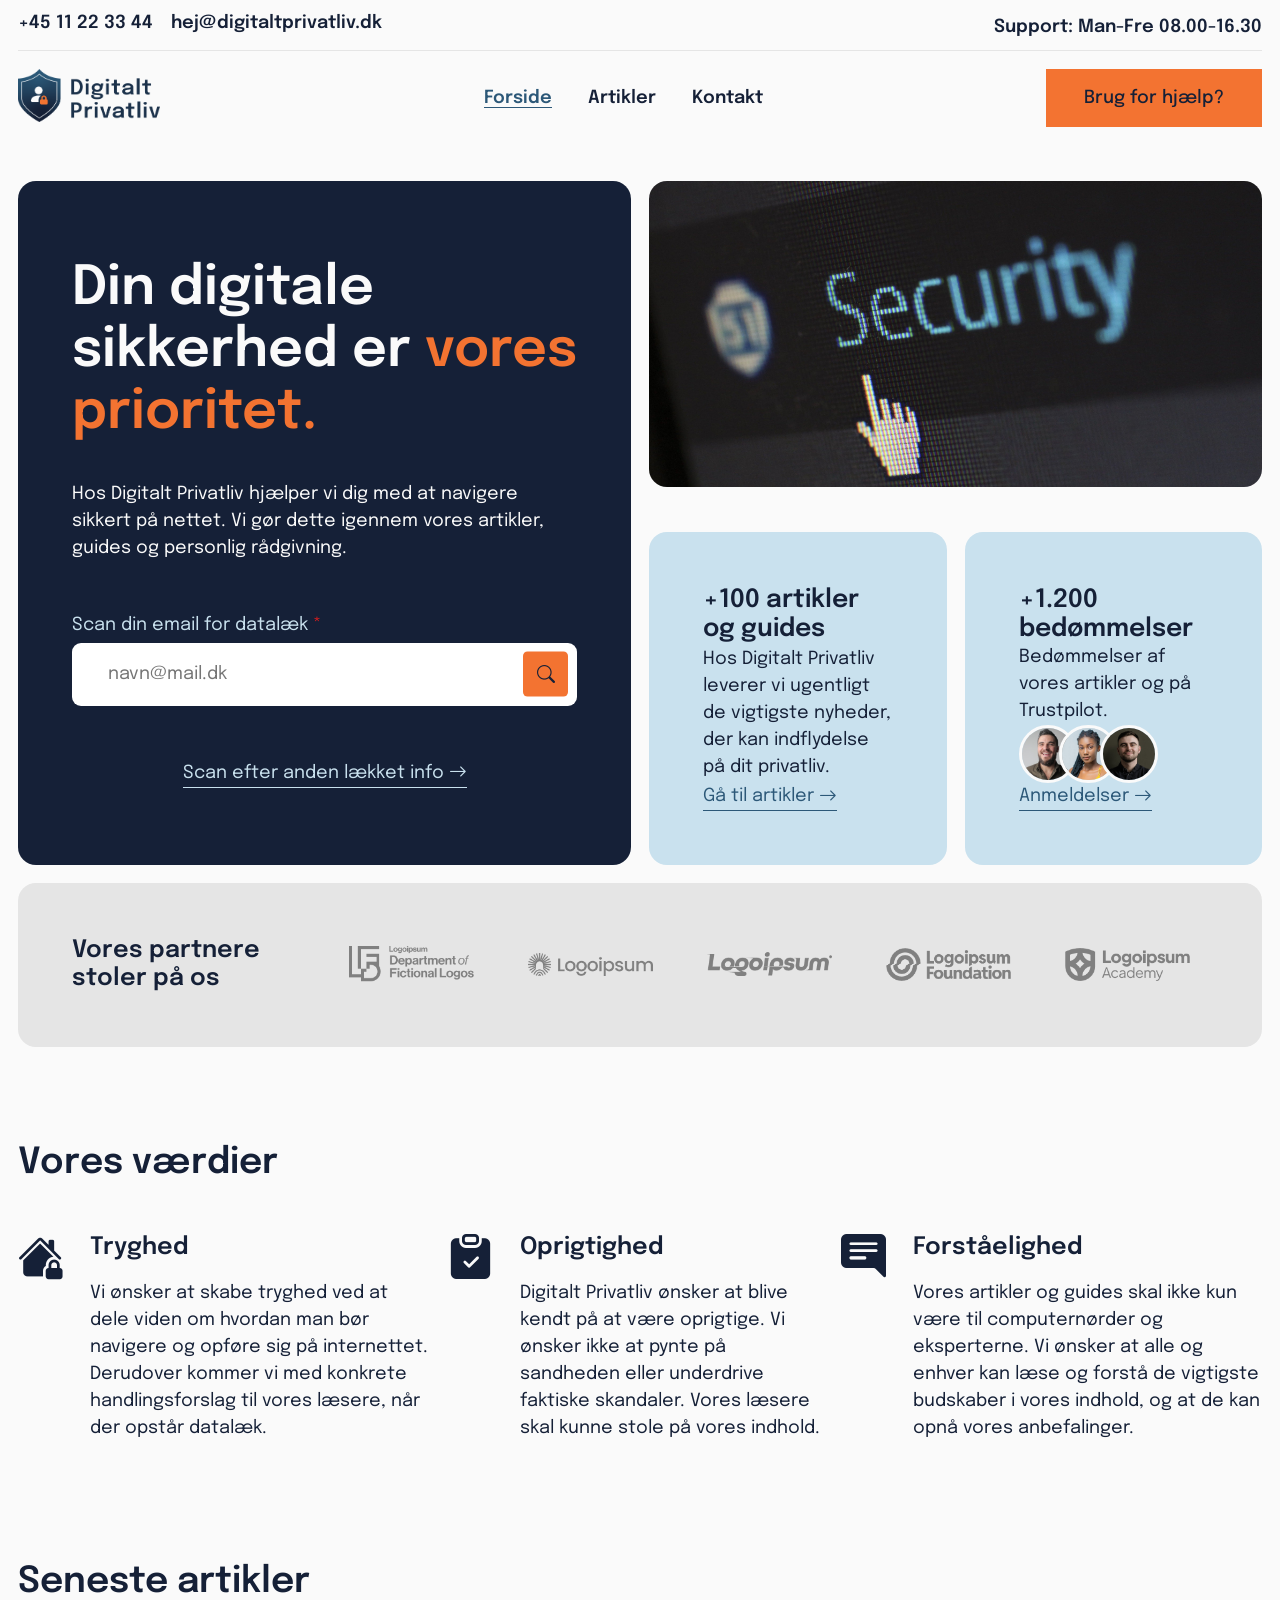
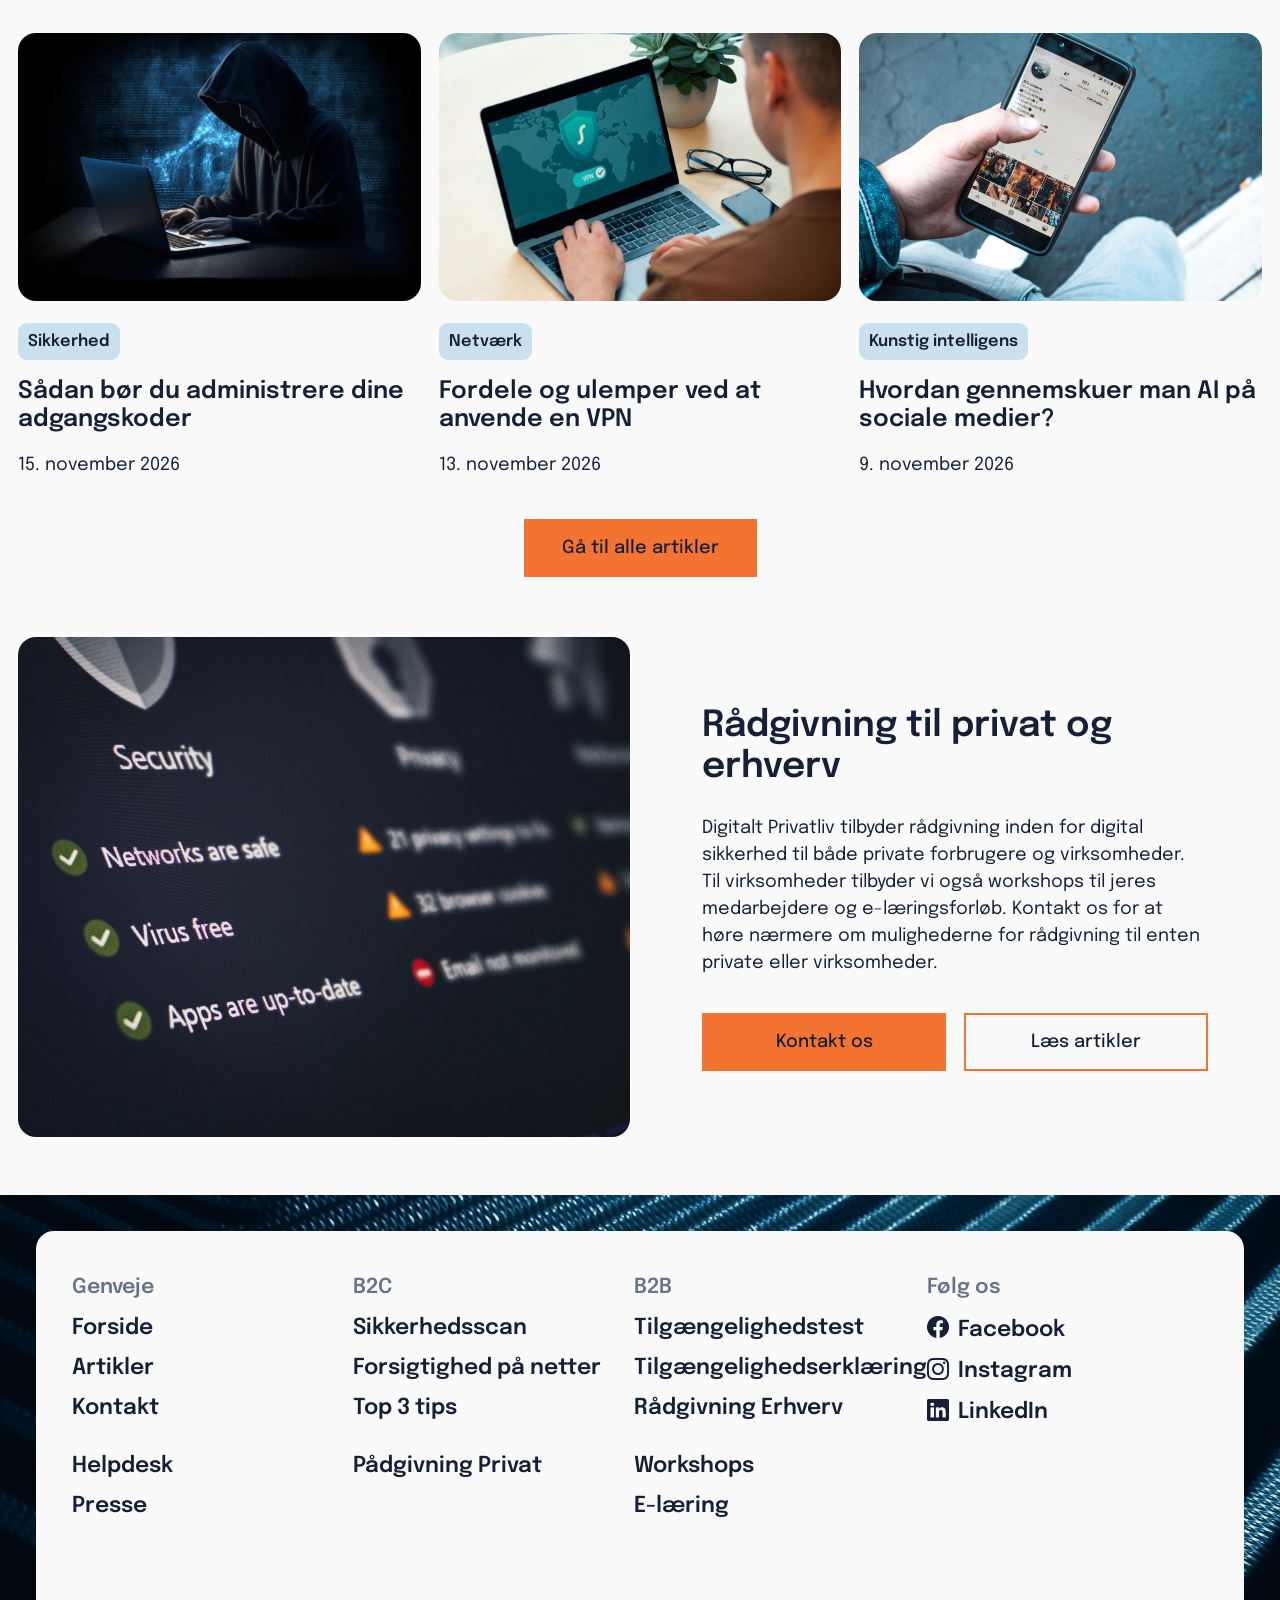
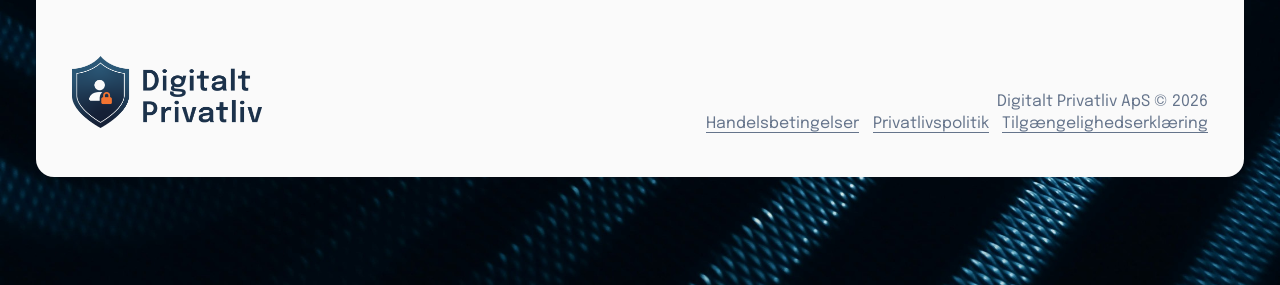
<file: index.html>
<!DOCTYPE html>
<html lang="da">

<head>
    <meta charset="UTF-8">
    <meta name="viewport" content="width=device-width, initial-scale=1.0">
    <title>Forside | Digitalt Privatliv</title>
    <link rel="icon" href="/img/favicon.jpg" type="image/jpg">
    <link rel="stylesheet" href="/css/style.css">
    <link rel="stylesheet" href="https://cdn.jsdelivr.net/npm/bootstrap-icons@1.13.2/font/bootstrap-icons.min.css">
    <script src="/js/script.js" defer></script> <!-- Defer sørger for filen indlæses først efter HTML'en -->
</head>

<body>
    <!--Skip to hovedindhold-->
    <a href="#hovedindhold" class="skip-to-main-content-link">Gå til hovedindhold </a>

    <header>
        <div class="preheader">
            <div class="container">
                <a href="tel:+4511223344">+45 11 22 33 44</a>
                <a href="mailto:hej@digitaltprivatliv.dk">hej@digitaltprivatliv.dk</a>
                <p>Support: Man-Fre 08.00-16.30</p>
            </div>
        </div>
        <nav>
            <div class="container">
                <a class="logo" href="/index.html">
                    <img src="/img/digitalt-privatliv-logo-dark-3.png" alt="Digitalt Privatliv Logo">
                </a>

                <!-- Bars -->
                <button id="hamburger" aria-expanded="false" aria-controls="menu" aria-label="open navigation">
                    <!-- aria-expanden fortæller skærmoplæseren at menuen er lukket-->
                    <!--aria-label giver skærmlæseren en besked om hvad knappen gør-->
                    <!--button gør menuen trykbar så den kan åbnes via tastatur-->
                    <!--aria-controls fortæller skærmoplæseren at menuen er styret af knappen-->
                    <i class="bi bi-list"></i>
                </button>

                <ul id="menu">
                    <li class="nav-link active"><a href="/index.html">Forside</a></li>
                    <li class="nav-link"><a href="/artikler/index.html">Artikler</a></li>
                    <li class="nav-link"><a href="/kontakt.html">Kontakt</a></li>

                     
                </ul>

                <a class="cta-knap mellem-knap" href="#">Brug for hjælp?</a>
            </div>
        </nav>
    </header>

    <!-- Hovedindhold -->
    <main id="hovedindhold">
        <section class="hero bento-grid">
            <div class="container">
                <div class="bento-box stor">
                    <h1>Din digitale sikkerhed er <span class="inline-orange-text">vores prioritet.</span></h1>
                    <p>Hos Digitalt Privatliv hjælper vi dig med at navigere sikkert på nettet. Vi gør dette igennem vores artikler, guides og personlig rådgivning.</p>
                    <form>
                        <label for="scan-email">Scan din email for datalæk <span class="asterisk">*</span></label>
                        <div class="input-button-wrapper">
                            <input type="email" name="scan-email" id="scan-email" required placeholder="navn@mail.dk" autocomplete="email">
                            <button type="submit" aria-label="Start scan"><i class="bi bi-search"></i></button>
                        </div>
                    </form>
                    <a href="#" class="text-cta">Scan efter anden lækket info <i class="bi bi-arrow-right"></i></a>
                </div>
                <img class="bento-box mellem" src="/img/hero-bento-grid.jpg" alt=""> <!-- Dette billede er udelukkende dekorativt. Derfor er det et aktivt valg at der ingen alternativ tekst er. Det kan desuden argumenteres for ikke at være et vigtigt billede, da det skjules under 1200px -->
                <div class="bento-box lille">
                    <h2>+100 artikler og guides</h2>
                    <p>Hos Digitalt Privatliv leverer vi ugentligt de vigtigste nyheder, der kan indflydelse på dit privatliv.</p>
                    <a href="/artikler/index.html" class="text-cta">Gå til artikler <i class="bi bi-arrow-right"></i></a>
                </div>
                <div class="bento-box lille">
                    <h2>+1.200 bedømmelser</h2>
                    <p>Bedømmelser af vores artikler og på Trustpilot.</p>
                    <div class="avatars">
                        <img src="/img/avatar-1.jpeg" alt="Profilbillede af anmelder 1" class="avatar">
                        <img src="/img/avatar-2.jpeg" alt="Profilbillede af anmelder 2" class="avatar">
                        <img src="/img/avatar-3.jpeg" alt="Profilbillede af anmelder 3" class="avatar">
                    </div>
                    <a href="#" class="text-cta" aria-label="Gå til anmeldelser">Anmeldelser <i class="bi bi-arrow-right"></i></a>
                </div>
                <div class="bento-box bred partner-logoer">
                    <h2>Vores partnere stoler på os</h2>
                    <img src="/img/partner-logoer/logoipsum-1.png" alt="Partner 1 Logo">
                    <img src="/img/partner-logoer/logoipsum-2.png" alt="Partner 2 Logo">
                    <img src="/img/partner-logoer/logoipsum-3.png" alt="Partner 3 Logo">
                    <img src="/img/partner-logoer/logoipsum-4.png" alt="Partner 4 Logo">
                    <img src="/img/partner-logoer/logoipsum-5.png" alt="Partner 5 Logo">
                </div>
            </div>
        </section>
        <section class="vaerdier container">
            <h2>Vores værdier</h2>
            <div class="vaerdi-article-cards">
                <article class="vaerdi-card">
                    <i class="bi bi-house-lock-fill"></i> <!-- Har ingen aria-label da ikonet er udelukkende dekorativt og sectionen har en titel der giver mening -->
                    <div class="text">
                        <h3>Tryghed</h3>
                        <p>Vi ønsker at skabe tryghed ved at dele viden om hvordan man bør navigere og opføre sig på internettet. Derudover kommer vi med konkrete handlingsforslag til vores læsere, når der opstår datalæk.</p>
                    </div>
                </article>
                <article class="vaerdi-card">
                    <i class="bi bi-clipboard-check-fill"></i> <!-- Har ingen aria-label --//-- -->
                    <div class="text">
                        <h3>Oprigtighed</h3>
                        <p>Digitalt Privatliv ønsker at blive kendt på at være oprigtige. Vi ønsker ikke at pynte på sandheden eller underdrive faktiske skandaler. Vores læsere skal kunne stole på vores indhold.</p>
                    </div>
                </article>
                <article class="vaerdi-card">
                    <i class="bi bi-chat-right-text-fill"></i> <!-- Har ingen aria-label --//-- -->
                    <div class="text">
                        <h3>Forståelighed</h3>
                        <p>Vores artikler og guides skal ikke kun være til computernørder og eksperterne. Vi ønsker at alle og enhver kan læse og forstå de vigtigste budskaber i vores indhold, og at de kan opnå vores anbefalinger.</p>
                    </div>
                </article>
            </div>
        </section>

        <section class="artikler container">
            <div class="artikler-titler">
                <h2 class="title">Seneste artikler</h2>
            </div>
            <!--Skip artikler cards-->
            <a href="#skip-artikler" class="skip-to-main-content-link artikler">Skip seneste artikler cards </a>
            
            <div class="artikler-article-cards">
                <article>
                    <a href="/artikler/din-identitet-og-data-kan-vaere-laekket-i-nyt-cyberangreb.html"> <!-- TODO: Skal dette link gemmes fra skærmlæser??? -->
                        <img src="/img/artikler/artikel-1.jpg" alt="Hængelås på computer">
                    </a>
                    <a class="kategori" href="#">Sikkerhed</a>
                    <h3><a href="/artikler/din-identitet-og-data-kan-vaere-laekket-i-nyt-cyberangreb.html">Sådan bør du administrere
                            dine adgangskoder</a></h3>
                    <p>15. november 2026</p>
                </article>
                <article>
                    <a href="#">
                        <img src="/img/artikler/artikel-2.jpg" alt="VPN på computerskærm">
                    </a>
                    <a class="kategori" href="#">Netværk</a>
                    <h3><a href="#">Fordele og ulemper ved at anvende en VPN</a></h3>
                    <p>13. november 2026</p>
                </article>
                <article>
                    <a href="#">
                        <img src="/img/artikler/artikel-3.jpg" alt="Instagram appen på telefonskærm">
                    </a>    
                    <a class="kategori" href="#">Kunstig intelligens</a>
                    <h3><a href="#">Hvordan gennemskuer man AI på sociale medier?</a></h3>
                    <p>9. november 2026</p>
                </article>
            </div>

            <a id="skip-artikler" class="cta-knap mellem-knap" href="/artikler/index.html">Gå til alle artikler</a>

        </section>

        <section class="info container">
            <div class="info-text-container">
                <h2>Rådgivning til privat og erhverv</h2>
                <p>Digitalt Privatliv tilbyder rådgivning inden for digital sikkerhed til både private forbrugere og virksomheder. Til virksomheder tilbyder vi også workshops til jeres medarbejdere og e-læringsforløb. Kontakt os for at høre nærmere om mulighederne for rådgivning til enten private eller virksomheder.</p>
                <div class="cta-knap-container">
                    <a href="/kontakt.html" class="cta-knap mellem-knap">Kontakt os</a>
                    <a href="/artikler/index.html" class="cta-knap mellem-knap outline">Læs artikler</a>
                </div>
            </div>

            <div class="info-image">
                <img src="/img/info-billede.jpg" alt="Tjekliste i virusprogram på computerskærm">
            </div>

        </section>

    </main>
    <footer>
        <div class="footer-container container">
            <section>
                <h3>Genveje</h3>
                <ul>
                    <li class="nav-link"><a href="/index.html">Forside</a></li>
                    <li class="nav-link"><a href="/artikler/index.html">Artikler</a></li>
                    <li class="nav-link extra-bottom-margin"><a href="/kontakt.html">Kontakt</a></li>

                    <li class="nav-link"><a href="#">Helpdesk</a></li>
                    <li class="nav-link"><a href="#">Presse</a></li>
                </ul>
            </section>

            <section>
                <h3>B2C</h3>
                <ul>
                    <li class="nav-link"><a href="#">Sikkerhedsscan</a></li>
                    <li class="nav-link"><a href="#">Forsigtighed på netter</a></li>
                    <li class="nav-link extra-bottom-margin"><a href="#">Top 3 tips</a></li>

                    <li class="nav-link"><a href="#">Pådgivning Privat</a></li>
                </ul>
            </section>

            <section>
                <h3>B2B</h3>
                <ul>
                    <li class="nav-link"><a href="#">Tilgængelighedstest</a></li>
                    <li class="nav-link"><a href="#">Tilgængelighedserklæring</a></li>
                    <li class="nav-link extra-bottom-margin"><a href="#">Rådgivning Erhverv</a></li>

                    <li class="nav-link"><a href="#">Workshops</a></li>
                    <li class="nav-link"><a href="#">E-læring</a></li>
                </ul>
            </section>

            <section>
                <h3>Følg os</h3>
                <ul>
                    <!-- aria-labels tilføjet efter Silketide Chrome Extensions anbefalinger til WCAG 2.2 AAA -->
                    <li class="nav-link"><a href="https://facebook.com" target="_blank" aria-label="Gå til vores Facebook side (åbner i ny fane)"><i
                                class="bi bi-facebook"></i>Facebook</a></li>
                    <li class="nav-link"><a href="https://instagram.com" target="_blank" aria-label="Gå til vores Instagram profil (åbner i ny fane)"><i
                                class="bi bi-instagram"></i>Instagram</a></li>
                    <li class="nav-link"><a href="https://linkedin.com" target="_blank" aria-label="Gå til vores LinkedIn side (åbner i ny fane)"><i
                                class="bi bi-linkedin"></i>LinkedIn</a></li>
                </ul>

            </section>
            <div class="footer-copyright">
                <a class="logo" href="/index.html">
                    <img src="/img/digitalt-privatliv-logo-dark-3.png" alt="Digitalt Privatliv Logo">
                </a>
                <div class="copyright-text">
                    <p>Digitalt Privatliv ApS © 2026</p>
                    <ul>
                        <li><a href="#">Handelsbetingelser</a></li>
                        <li><a href="#">Privatlivspolitik</a></li>
                        <li><a href="#">Tilgængelighedserklæring</a></li>
                    </ul>
                </div>
            </div>
        </div>
    </footer>
</body>

</html>
</file>
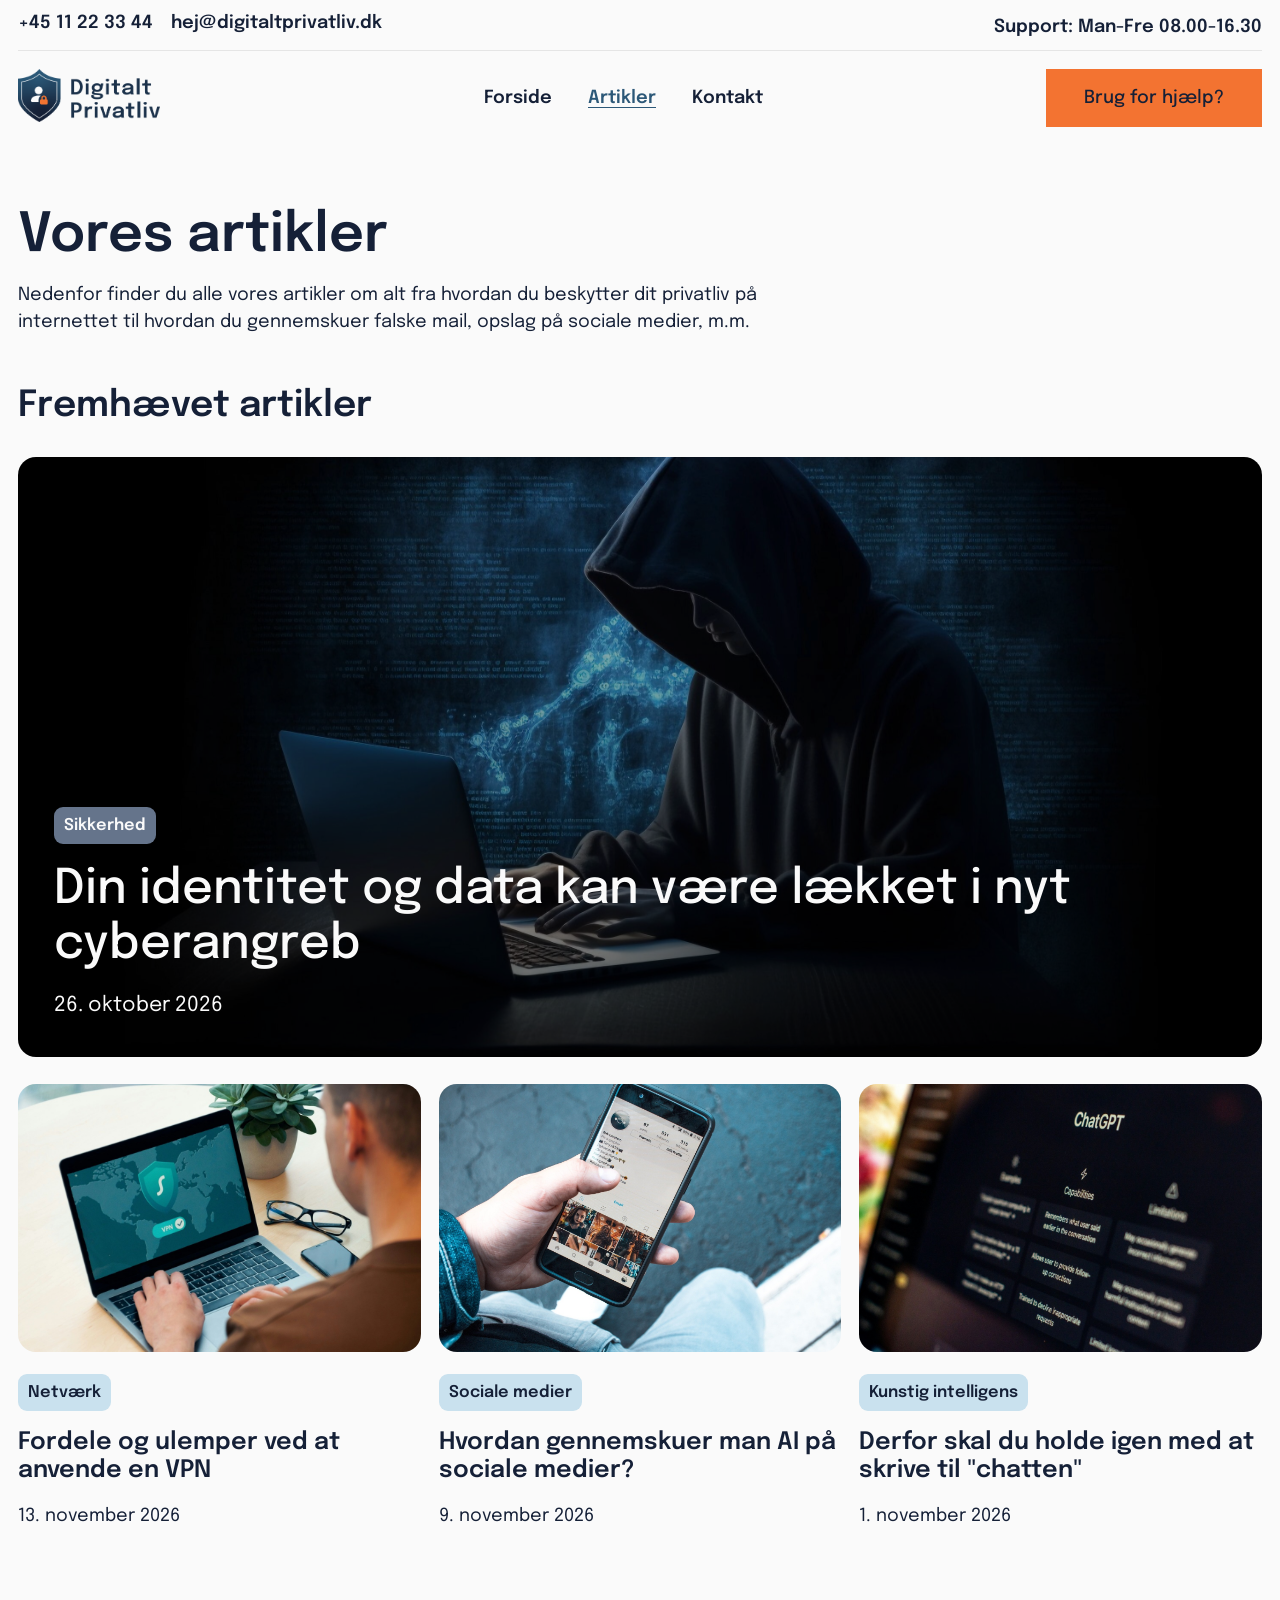
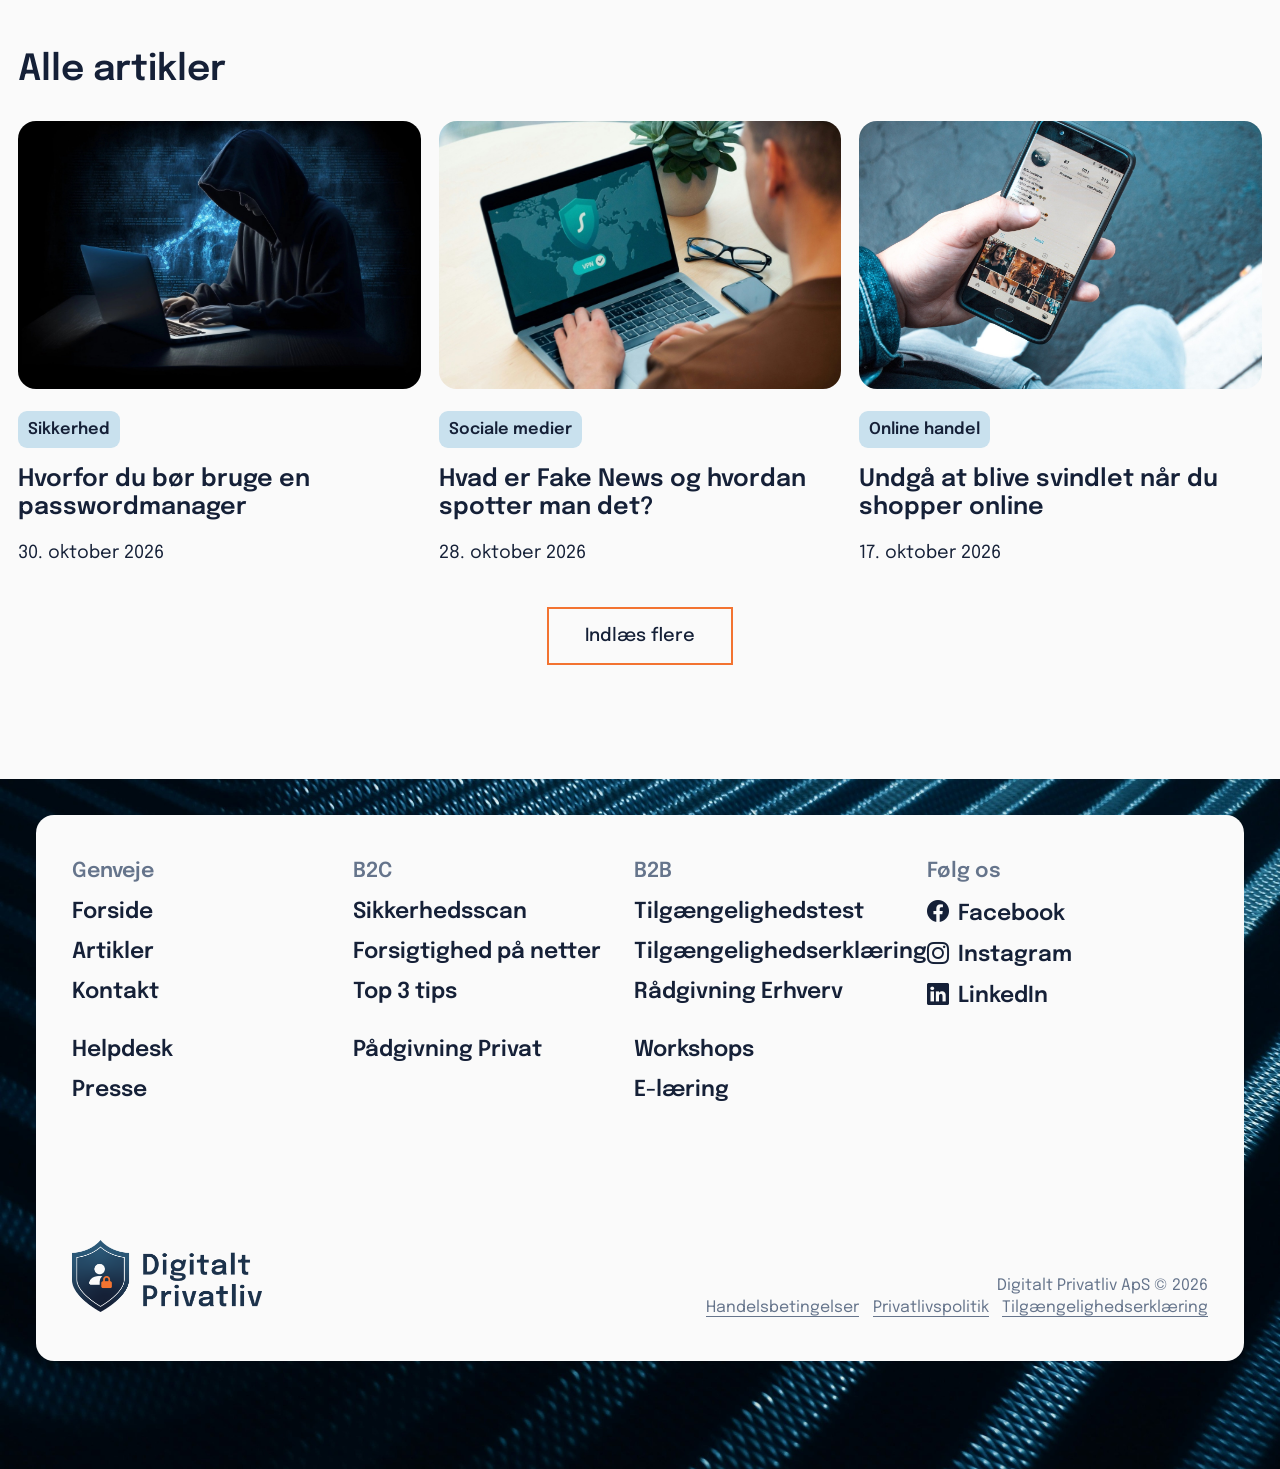
<file: artikler/index.html>
<!DOCTYPE html>
<html lang="da">

<head>
    <meta charset="UTF-8">
    <meta name="viewport" content="width=device-width, initial-scale=1.0">
    <title>Alle Artikler | Digitalt Privatliv</title>
    <link rel="icon" href="/img/favicon.jpg" type="image/jpg">
    <link rel="stylesheet" href="/css/style.css">
    <link rel="stylesheet" href="https://cdn.jsdelivr.net/npm/bootstrap-icons@1.13.2/font/bootstrap-icons.min.css">
    <script src="/js/script.js" defer></script> <!-- Defer sørger for filen indlæses først efter HTML'en -->
</head>

<body>
    <!--Skip to hovedindhold-->
    <a href="#hovedindhold" class="skip-to-main-content-link">Gå til hovedindhold </a>

    <header>
        <div class="preheader">
            <div class="container">
                <a href="tel:+4511223344">+45 11 22 33 44</a>
                <a href="mailto:hej@digitaltprivatliv.dk">hej@digitaltprivatliv.dk</a>
                <p>Support: Man-Fre 08.00-16.30</p>
            </div>
        </div>
        <nav>
            <div class="container">
                <a class="logo" href="/index.html">
                    <img src="/img/digitalt-privatliv-logo-dark-3.png" alt="Digitalt Privatliv Logo">
                </a>

                <!-- Bars -->
                <button id="hamburger" aria-expanded="false" aria-controls="menu" aria-label="open navigation">
                    <!-- aria-expanden fortæller skærmoplæseren at menuen er lukket-->
                    <!--aria-label giver skærmlæseren en besked om hvad knappen gør-->
                    <!--button gør menuen trykbar så den kan åbnes via tastatur-->
                    <!--aria-controls fortæller skærmoplæseren at menuen er styret af knappen-->
                    <i class="bi bi-list"></i>
                </button>

                <ul id="menu">
                    <li class="nav-link"><a href="/index.html">Forside</a></li>
                    <li class="nav-link active"><a href="/artikler/index.html">Artikler</a></li>
                    <li class="nav-link"><a href="/kontakt.html">Kontakt</a></li>

                     
                </ul>

                <a class="cta-knap mellem-knap" href="#">Brug for hjælp?</a>
            </div>
        </nav>
    </header>

    <!-- Hovedindhold -->
    <main id="hovedindhold">
        <section class="artikler featured-sektion container">
            <h1 class="title">Vores artikler</h1>
            <p class="subtitle">Nedenfor finder du alle vores artikler om alt fra hvordan du beskytter dit privatliv på internettet til
                hvordan du gennemskuer falske mail, opslag på sociale medier, m.m.</p>

            <h2 class="title">Fremhævet artikler</h2>

            <article class="featured">
                <a class="kategori" href="#">Sikkerhed</a>
                <h3><a href="/artikler/din-identitet-og-data-kan-vaere-laekket-i-nyt-cyberangreb.html">Din identitet og data kan være lækket i nyt cyberangreb</a></h3>
                <p>26. oktober 2026</p>
            </article>

            <div class="artikler-article-cards">
                <article>
                    <a href="#">
                        <img src="/img/artikler/artikel-2.jpg" alt="VPN på computerskærm">
                    </a>
                    <a class="kategori" href="#">Netværk</a>
                    <h3><a href="#">Fordele og ulemper ved at anvende en VPN</a></h3>
                    <p>13. november 2026</p>
                </article>
                <article>
                    <a href="#">
                        <img src="/img/artikler/artikel-3.jpg" alt="Instagram appen på telefonskærm">
                    </a>
                    <a class="kategori" href="#">Sociale medier</a>
                    <h3><a href="#">Hvordan gennemskuer man AI på sociale medier?</a></h3>
                    <p>9. november 2026</p>
                </article>
                <article>
                    <a href="#">
                        <img src="/img/artikler/artikel-4.jpg" alt="ChatGPT på computerskærm">
                    </a>
                    <a class="kategori" href="#">Kunstig intelligens</a>
                    <h3><a href="#">Derfor skal du holde igen med at skrive til "chatten"</a></h3>
                    <p>1. november 2026</p>
                </article>
            </div>

        </section>

        <section class="artikler container">
            <h2 class="title">Alle artikler</h2>

            <div class="artikler-article-cards">
                <article>
                    <a href="#">
                        <!-- TODO: Skal dette link gemmes fra skærmlæser??? -->
                        <img src="/img/artikler/artikel-1.jpg" alt="">
                    </a>
                    <a class="kategori" href="#">Sikkerhed</a>
                    <h3><a href="#">Hvorfor du bør bruge en passwordmanager</a></h3>
                    <p>30. oktober 2026</p>
                </article>
                <article>
                    <a href="#">
                        <img src="/img/artikler/artikel-2.jpg" alt="">
                    </a>
                    <a class="kategori" href="#">Sociale medier</a>
                    <h3><a href="#">Hvad er Fake News og hvordan spotter man det?</a></h3>
                    <p>28. oktober 2026</p>
                </article>
                <article>
                    <a href="#">
                        <img src="/img/artikler/artikel-3.jpg" alt="">
                    </a>
                    <a class="kategori" href="#">Online handel</a>
                    <h3><a href="#">Undgå at blive svindlet når du shopper online</a></h3>
                    <p>17. oktober 2026</p>
                </article>
            </div>

            <a class="cta-knap mellem-knap outline" href="#">Indlæs flere</a>

        </section>

    </main>

    <footer>
        <div class="footer-container container">
            <section>
                <h3>Genveje</h3>
                <ul>
                    <li class="nav-link"><a href="/index.html">Forside</a></li>
                    <li class="nav-link"><a href="/artikler/index.html">Artikler</a></li>
                    <li class="nav-link extra-bottom-margin"><a href="/kontakt.html">Kontakt</a></li>

                    <li class="nav-link"><a href="#">Helpdesk</a></li>
                    <li class="nav-link"><a href="#">Presse</a></li>
                </ul>
            </section>

            <section>
                <h3>B2C</h3>
                <ul>
                    <li class="nav-link"><a href="#">Sikkerhedsscan</a></li>
                    <li class="nav-link"><a href="#">Forsigtighed på netter</a></li>
                    <li class="nav-link extra-bottom-margin"><a href="#">Top 3 tips</a></li>

                    <li class="nav-link"><a href="#">Pådgivning Privat</a></li>
                </ul>
            </section>

            <section>
                <h3>B2B</h3>
                <ul>
                    <li class="nav-link"><a href="#">Tilgængelighedstest</a></li>
                    <li class="nav-link"><a href="#">Tilgængelighedserklæring</a></li>
                    <li class="nav-link extra-bottom-margin"><a href="#">Rådgivning Erhverv</a></li>

                    <li class="nav-link"><a href="#">Workshops</a></li>
                    <li class="nav-link"><a href="#">E-læring</a></li>
                </ul>
            </section>

            <section>
                <h3>Følg os</h3>
                <ul>
                    <li class="nav-link"><a href="https://facebook.com" target="_blank"><i
                                class="bi bi-facebook"></i>Facebook</a></li>
                    <li class="nav-link"><a href="https://instagram.com" target="_blank"><i
                                class="bi bi-instagram"></i>Instagram</a></li>
                    <li class="nav-link"><a href="https://linkedin.com" target="_blank"><i
                                class="bi bi-linkedin"></i>LinkedIn</a></li>
                </ul>

            </section>
            <div class="footer-copyright">
                <a class="logo" href="/index.html">
                    <img src="/img/digitalt-privatliv-logo-dark-3.png" alt="Digitalt Privatliv Logo">
                </a>
                <div class="copyright-text">
                    <p>Digitalt Privatliv ApS © 2026</p>
                    <ul>
                        <li><a href="#">Handelsbetingelser</a></li>
                        <li><a href="#">Privatlivspolitik</a></li>
                        <li><a href="#">Tilgængelighedserklæring</a></li>
                    </ul>
                </div>
            </div>
        </div>
    </footer>
</body>

</html>
</file>
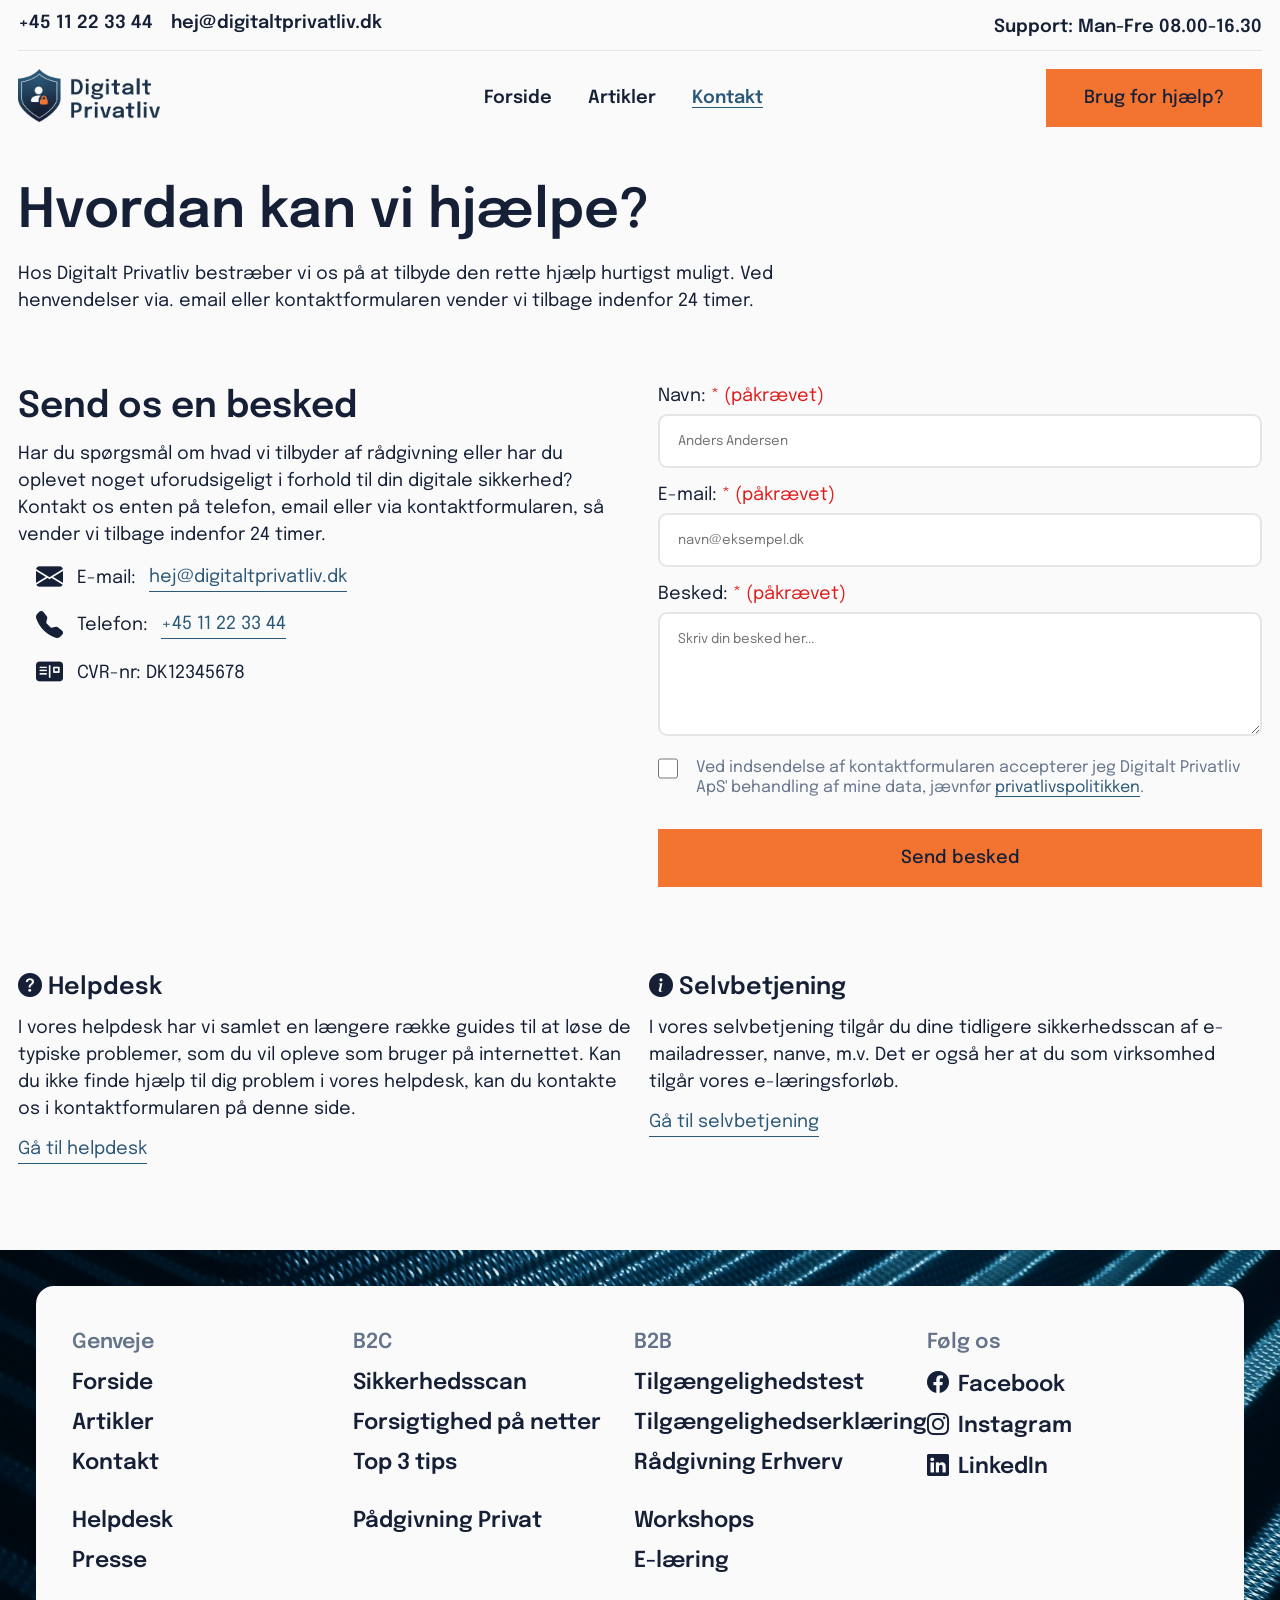
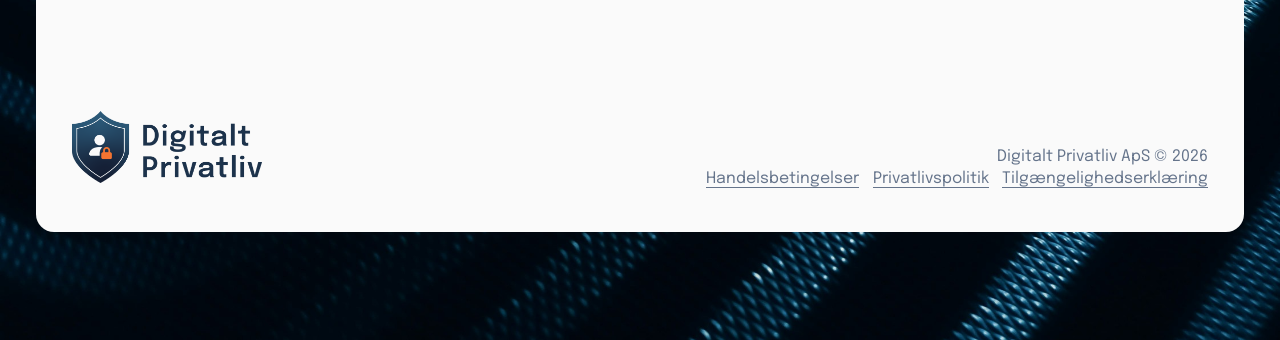
<file: kontakt.html>
<!DOCTYPE html>
<html lang="da">

<head>
    <meta charset="UTF-8">
    <meta name="viewport" content="width=device-width, initial-scale=1.0">
    <title>Kontakt | Digitalt Privatliv</title>
    <link rel="icon" href="/img/favicon.jpg" type="image/jpg">
    <link rel="stylesheet" href="/css/style.css">
    <link rel="stylesheet" href="https://cdn.jsdelivr.net/npm/bootstrap-icons@1.13.2/font/bootstrap-icons.min.css">
    <script src="/js/script.js" defer></script> <!-- Defer sørger for filen indlæses først efter HTML'en -->
</head>

<body>
    <!--Skip to hovedindhold-->
    <a href="#hovedindhold" class="skip-to-main-content-link">Gå til hovedindhold </a>

    <header>
        <div class="preheader">
            <div class="container">
                <a href="tel:+4511223344">+45 11 22 33 44</a>
                <a href="mailto:hej@digitaltprivatliv.dk">hej@digitaltprivatliv.dk</a>
                <p>Support: Man-Fre 08.00-16.30</p>
            </div>
        </div>
        <nav>
            <div class="container">
                <a class="logo" href="/index.html">
                    <img src="/img/digitalt-privatliv-logo-dark-3.png" alt="Digitalt Privatliv Logo">
                </a>

                <!-- Bars -->
                <button id="hamburger" aria-expanded="false" aria-controls="menu" aria-label="open navigation">
                    <!-- aria-expanden fortæller skærmoplæseren at menuen er lukket-->
                    <!--aria-label giver skærmlæseren en besked om hvad knappen gør-->
                    <!--button gør menuen trykbar så den kan åbnes via tastatur-->
                    <!--aria-controls fortæller skærmoplæseren at menuen er styret af knappen-->
                    <i class="bi bi-list"></i>
                </button>

                <ul id="menu">
                    <li class="nav-link"><a href="/index.html">Forside</a></li>
                    <li class="nav-link"><a href="/artikler/index.html">Artikler</a></li>
                    <li class="nav-link active"><a href="/kontakt.html">Kontakt</a></li>

                     
                </ul>

                <a class="cta-knap mellem-knap" href="#">Brug for hjælp?</a>
            </div>
        </nav>
    </header>

    <main id="hovedindhold" class="kontakt">
        <section class="container hero">
            <h1 class="title">Hvordan kan vi hjælpe?</h1>
            <p class="subtitle">Hos Digitalt Privatliv bestræber vi os på at tilbyde den rette hjælp hurtigst muligt. Ved henvendelser via. email eller kontaktformularen vender vi tilbage indenfor 24 timer.</p>
        </section>

        <!-- I Figma Hi-fi prototypen er info sektionen over kontaktformularen, men efter brugertest er kontakt formularen flyttet til øverst pga. vigtigheden -->
        <section class="container formular-sektion">
            <div>
                <h2>Send os en besked</h2>
                <p>Har du spørgsmål om hvad vi tilbyder af rådgivning eller har du oplevet noget uforudsigeligt i forhold til din digitale sikkerhed? Kontakt os enten på telefon, email eller via kontaktformularen, så vender vi tilbage indenfor 24 timer.</p>
                <address>
                    <ul>
                        <!-- Ikonerne har ingen aria-label da de er udelukkende dekorative og linket indeholder forklaring som "E-mail: ..." -->
                        <li><i class="bi bi-envelope-fill"></i> E-mail: <a class="text-cta" href="mailto:hej@digitaltprivatliv.dk">hej@digitaltprivatliv.dk</a></li>
                        <li><i class="bi bi-telephone-fill"></i> Telefon: <a class="text-cta" href="tel:+4511223344">+45 11 22 33 44</a></li>
                        <li><i class="bi bi-postcard-fill"></i>CVR-nr: DK12345678</li>
                    </ul>
                </address>
            </div>
            <div>
                <form action="">
                    <label for="navn">Navn: <span class="asterisk">* (påkrævet)</span></label>
                    <input type="text" name="navn" id="navn" placeholder="Anders Andersen" required>

                    <label for="email">E-mail: <span class="asterisk">* (påkrævet)</span></label>
                    <input type="email" name="email" id="email" placeholder="navn@eksempel.dk" required>

                    <label for="besked">Besked: <span class="asterisk">* (påkrævet)</span></label>
                    <textarea rows="6" name="besked" id="besked" placeholder="Skriv din besked her..." required></textarea>

                    <div class="checkbox">
                        <input type="checkbox" name="accept" id="accept">
                        <label for="accept">Ved indsendelse af kontaktformularen accepterer jeg Digitalt Privatliv ApS' behandling af mine data, jævnfør <a href="#">privatlivspolitikken</a>.</label>
                    </div>

                    <button type="submit">Send besked</button>
                </form>
            </div>

        </section>
        
        <section class="container info">
            <div>
                <h3><i class="bi bi-question-circle-fill"></i> Helpdesk</h3>
                <p>I vores helpdesk har vi samlet en længere række guides til at løse de typiske problemer, som du vil opleve som bruger på internettet. Kan du ikke finde hjælp til dig problem i vores helpdesk, kan du kontakte os i kontaktformularen på denne side.</p>
                <a href="#" class="text-cta">Gå til helpdesk</a>
            </div>

            <div>
                <h3><i class="bi bi-info-circle-fill"></i> Selvbetjening</h3>
                <p>I vores selvbetjening tilgår du dine tidligere sikkerhedsscan af e-mailadresser, nanve, m.v. Det er også her at du som virksomhed tilgår vores e-læringsforløb.</p>
                <a href="#" class="text-cta">Gå til selvbetjening</a>
            </div>
        </section>
    </main>

    <footer>
        <div class="footer-container container">
            <section>
                <h3>Genveje</h3>
                <ul>
                    <li class="nav-link"><a href="/index.html">Forside</a></li>
                    <li class="nav-link"><a href="/artikler/index.html">Artikler</a></li>
                    <li class="nav-link extra-bottom-margin"><a href="/kontakt.html">Kontakt</a></li>

                    <li class="nav-link"><a href="#">Helpdesk</a></li>
                    <li class="nav-link"><a href="#">Presse</a></li>
                </ul>
            </section>

            <section>
                <h3>B2C</h3>
                <ul>
                    <li class="nav-link"><a href="#">Sikkerhedsscan</a></li>
                    <li class="nav-link"><a href="#">Forsigtighed på netter</a></li>
                    <li class="nav-link extra-bottom-margin"><a href="#">Top 3 tips</a></li>

                    <li class="nav-link"><a href="#">Pådgivning Privat</a></li>
                </ul>
            </section>

            <section>
                <h3>B2B</h3>
                <ul>
                    <li class="nav-link"><a href="#">Tilgængelighedstest</a></li>
                    <li class="nav-link"><a href="#">Tilgængelighedserklæring</a></li>
                    <li class="nav-link extra-bottom-margin"><a href="#">Rådgivning Erhverv</a></li>

                    <li class="nav-link"><a href="#">Workshops</a></li>
                    <li class="nav-link"><a href="#">E-læring</a></li>
                </ul>
            </section>

            <section>
                <h3>Følg os</h3>
                <ul>
                    <li class="nav-link"><a href="https://facebook.com" target="_blank"><i
                                class="bi bi-facebook"></i>Facebook</a></li>
                    <li class="nav-link"><a href="https://instagram.com" target="_blank"><i
                                class="bi bi-instagram"></i>Instagram</a></li>
                    <li class="nav-link"><a href="https://linkedin.com" target="_blank"><i
                                class="bi bi-linkedin"></i>LinkedIn</a></li>
                </ul>

            </section>
            <div class="footer-copyright">
                <a class="logo" href="/index.html">
                    <img src="/img/digitalt-privatliv-logo-dark-3.png" alt="Digitalt Privatliv Logo">
                </a>
                <div class="copyright-text">
                    <p>Digitalt Privatliv ApS © 2026</p>
                    <ul>
                        <li><a href="#">Handelsbetingelser</a></li>
                        <li><a href="#">Privatlivspolitik</a></li>
                        <li><a href="#">Tilgængelighedserklæring</a></li>
                    </ul>
                </div>
            </div>
        </div>
    </footer>
</body>

</html>
</file>
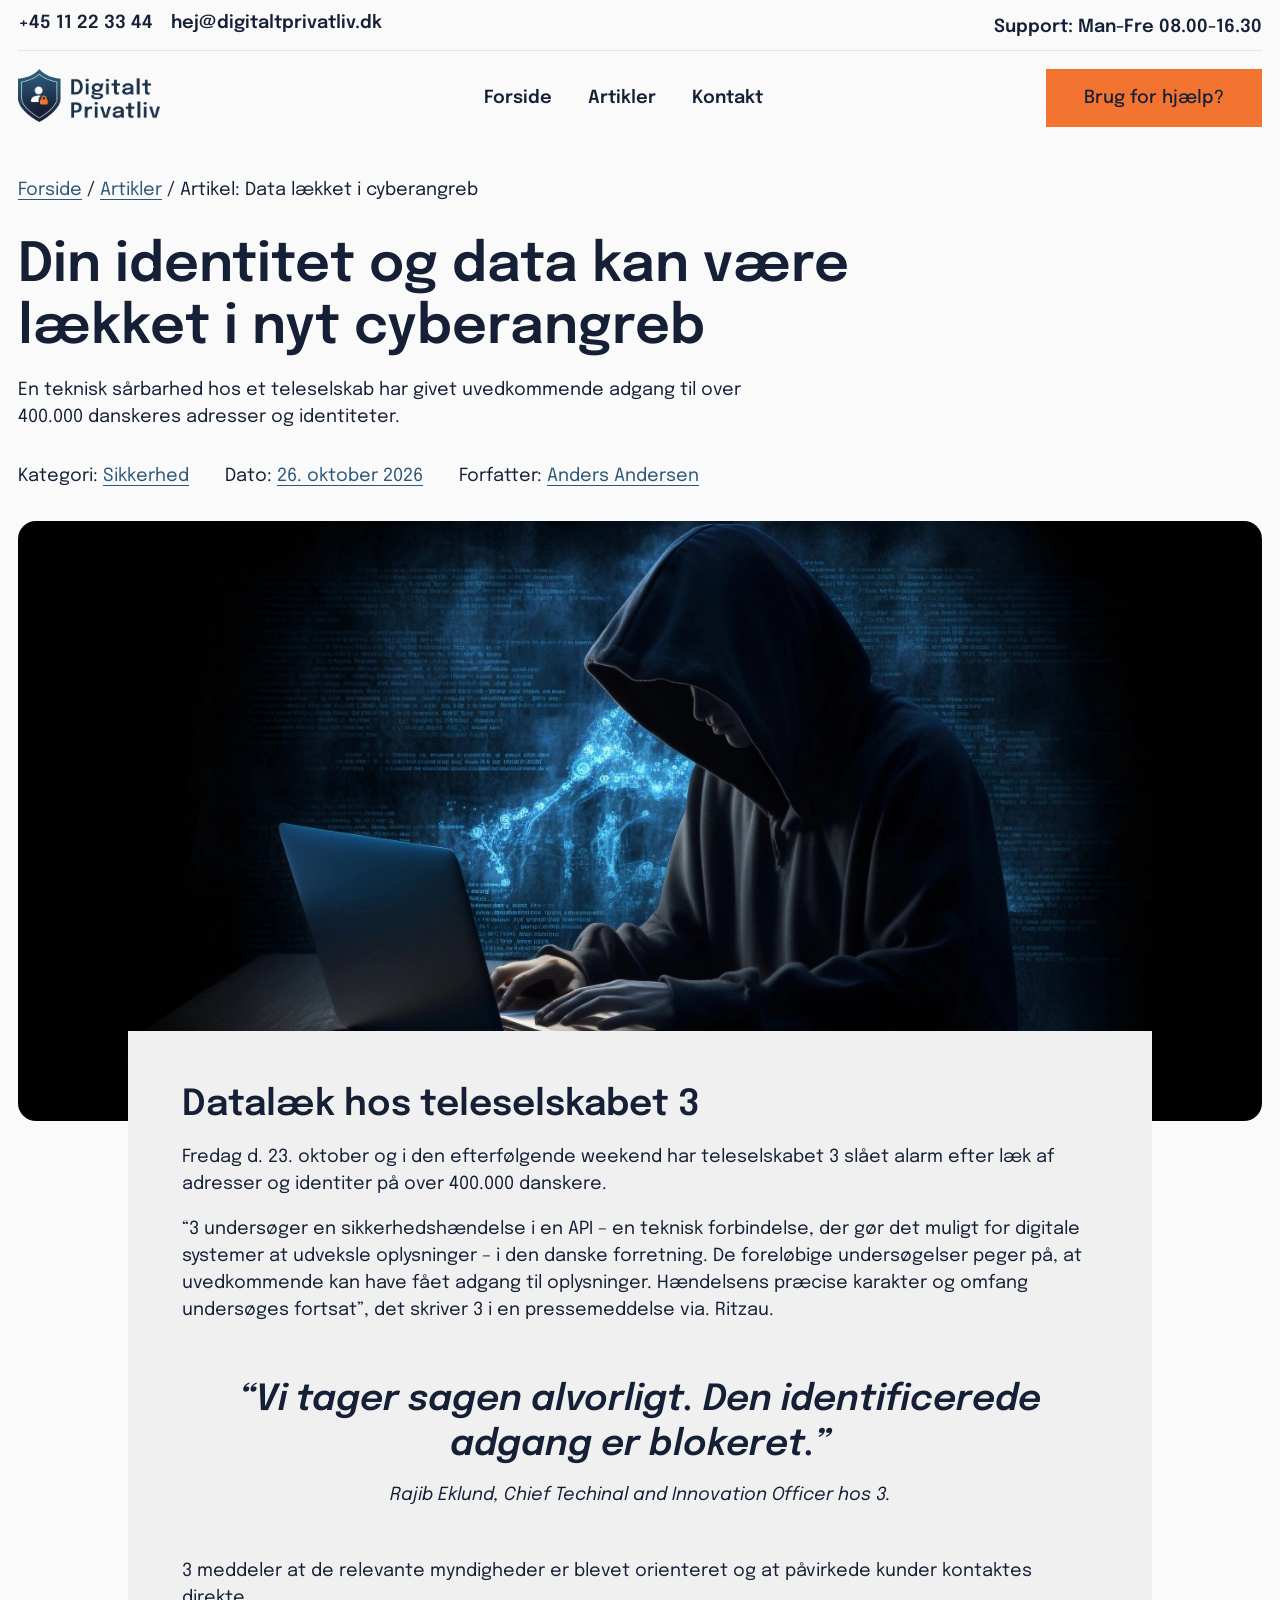
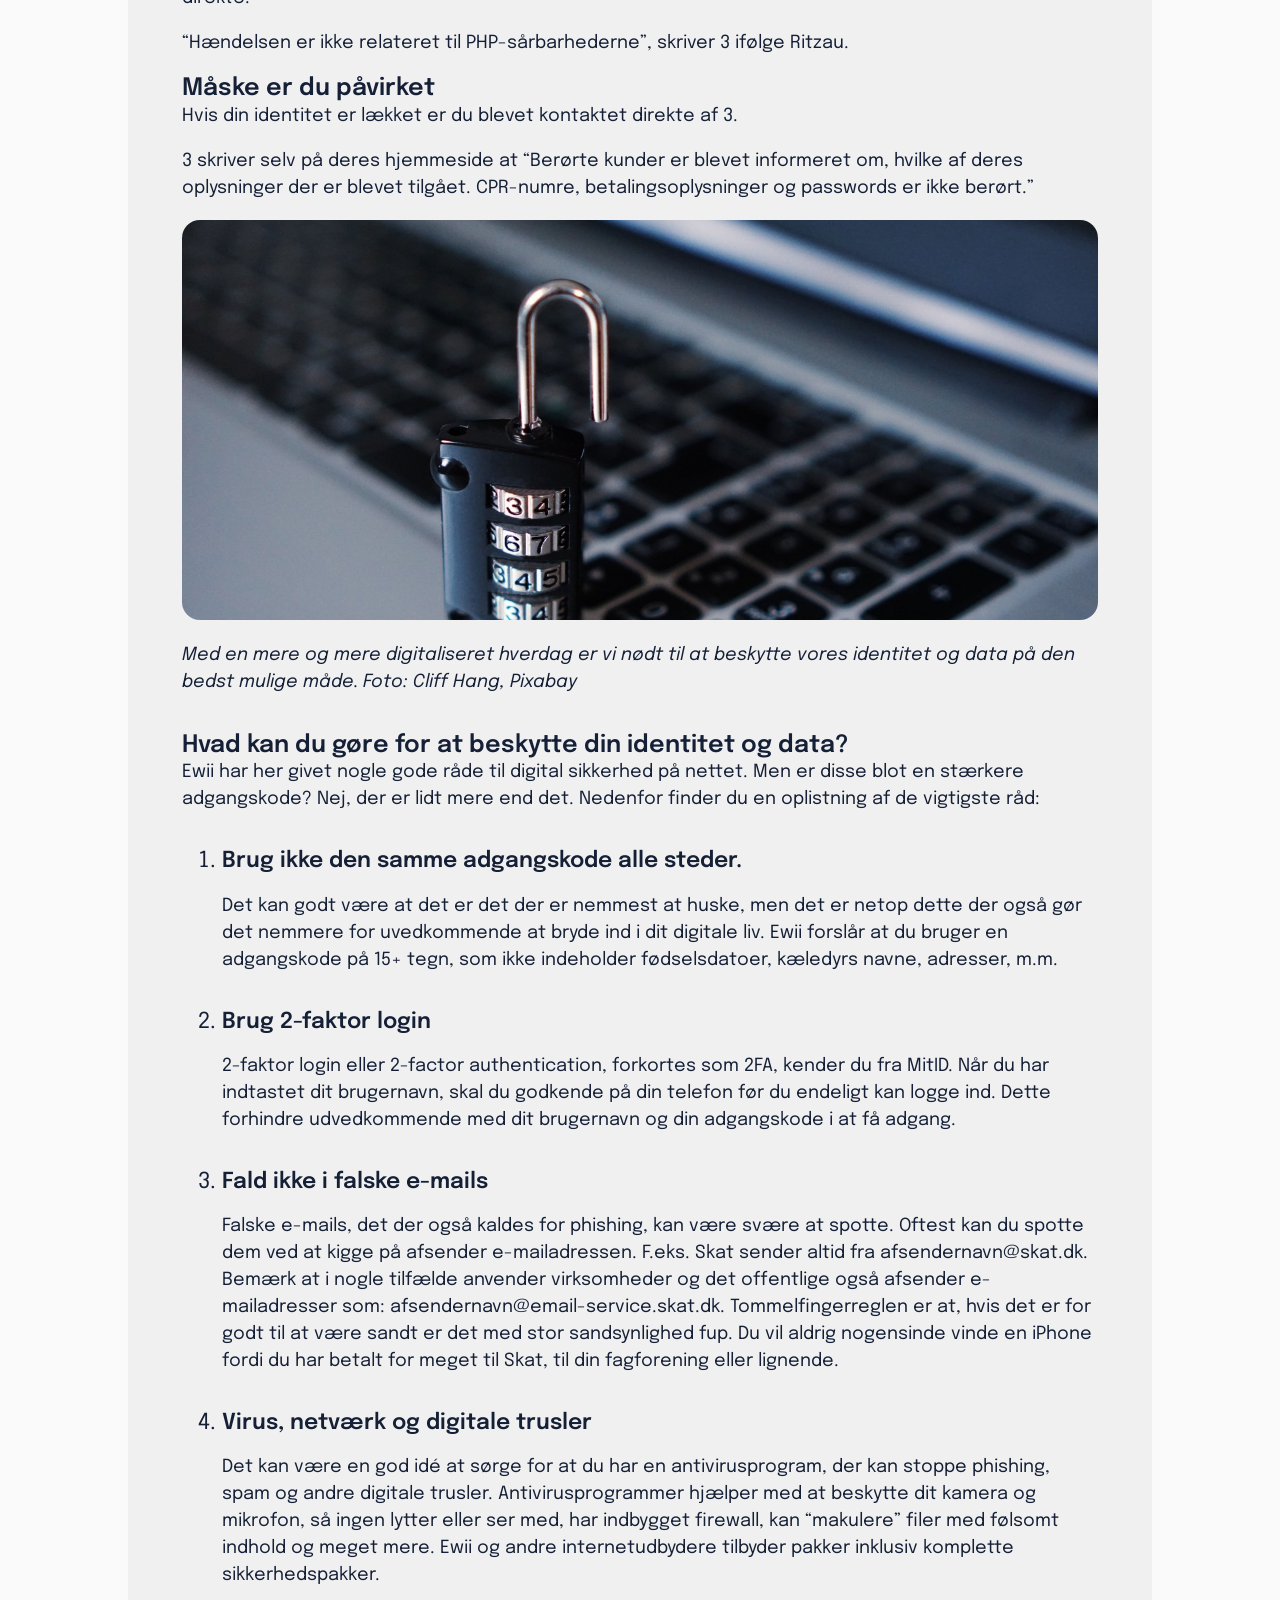
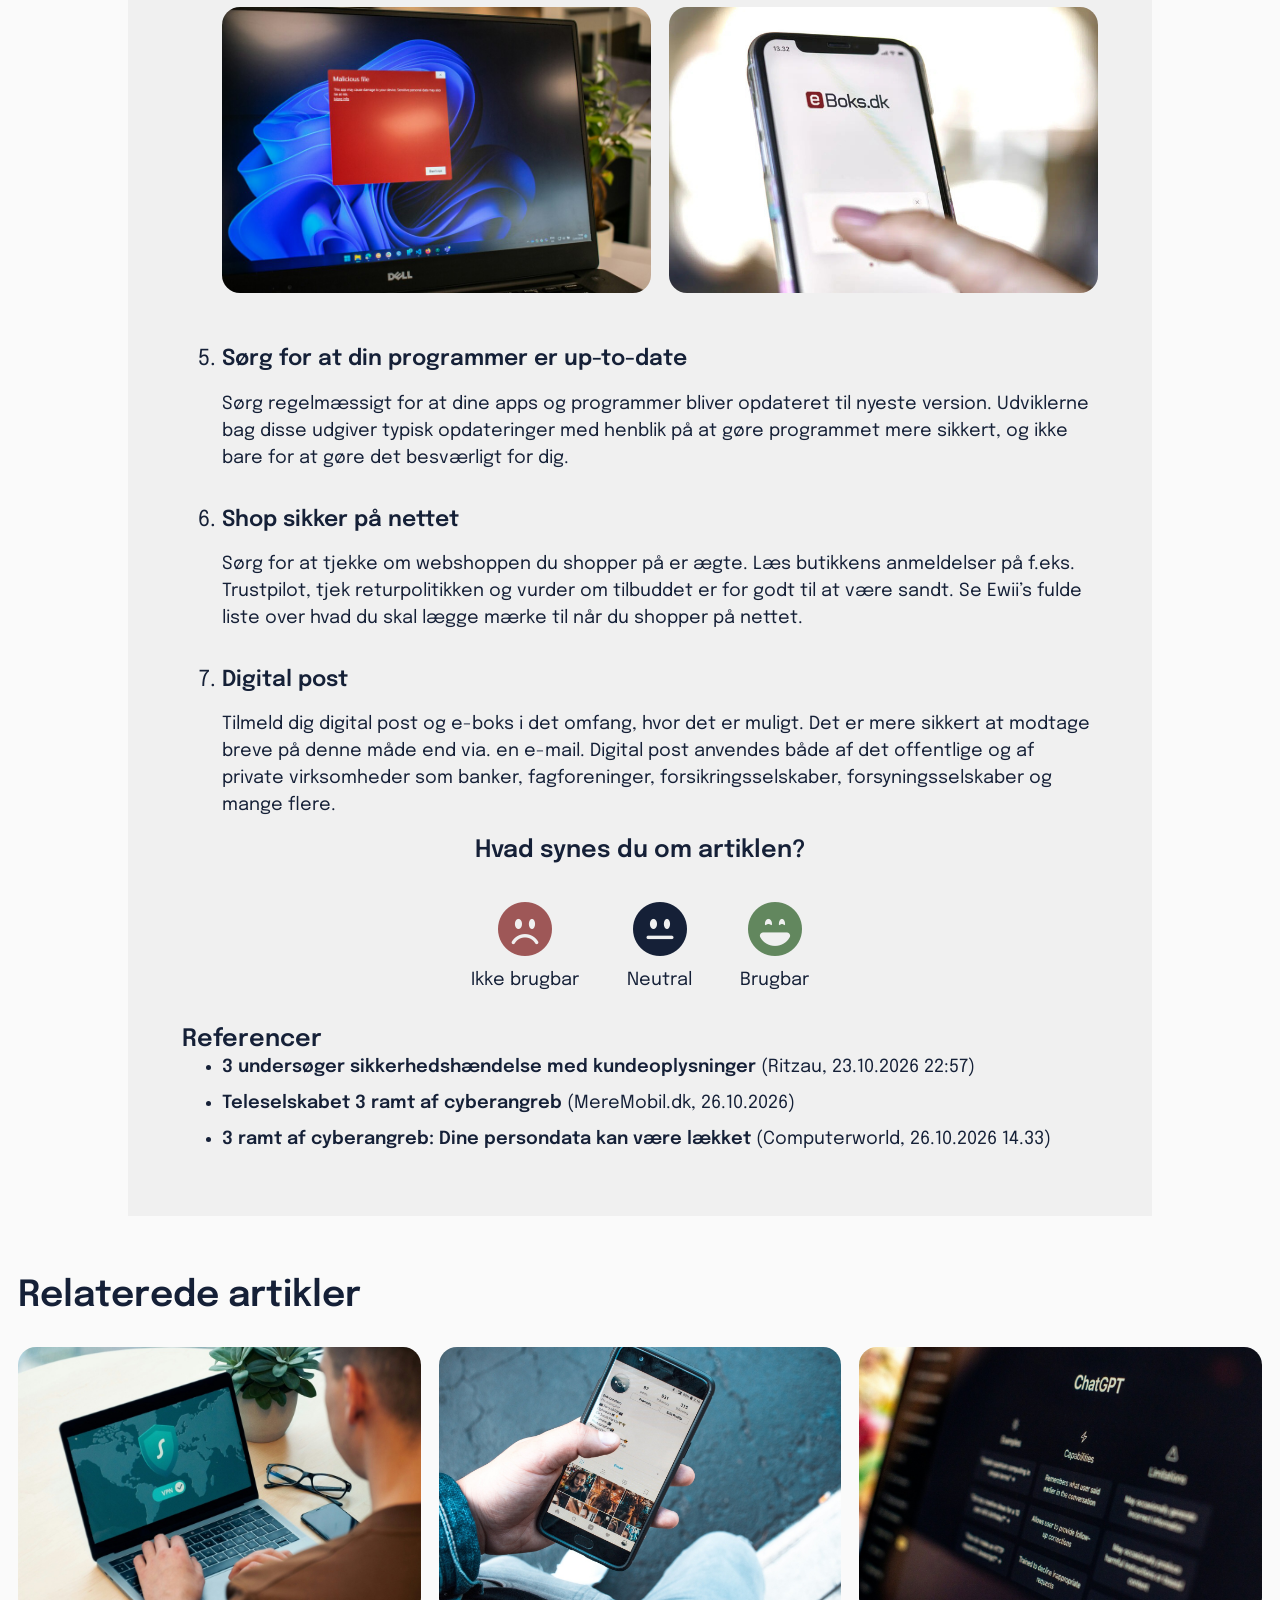
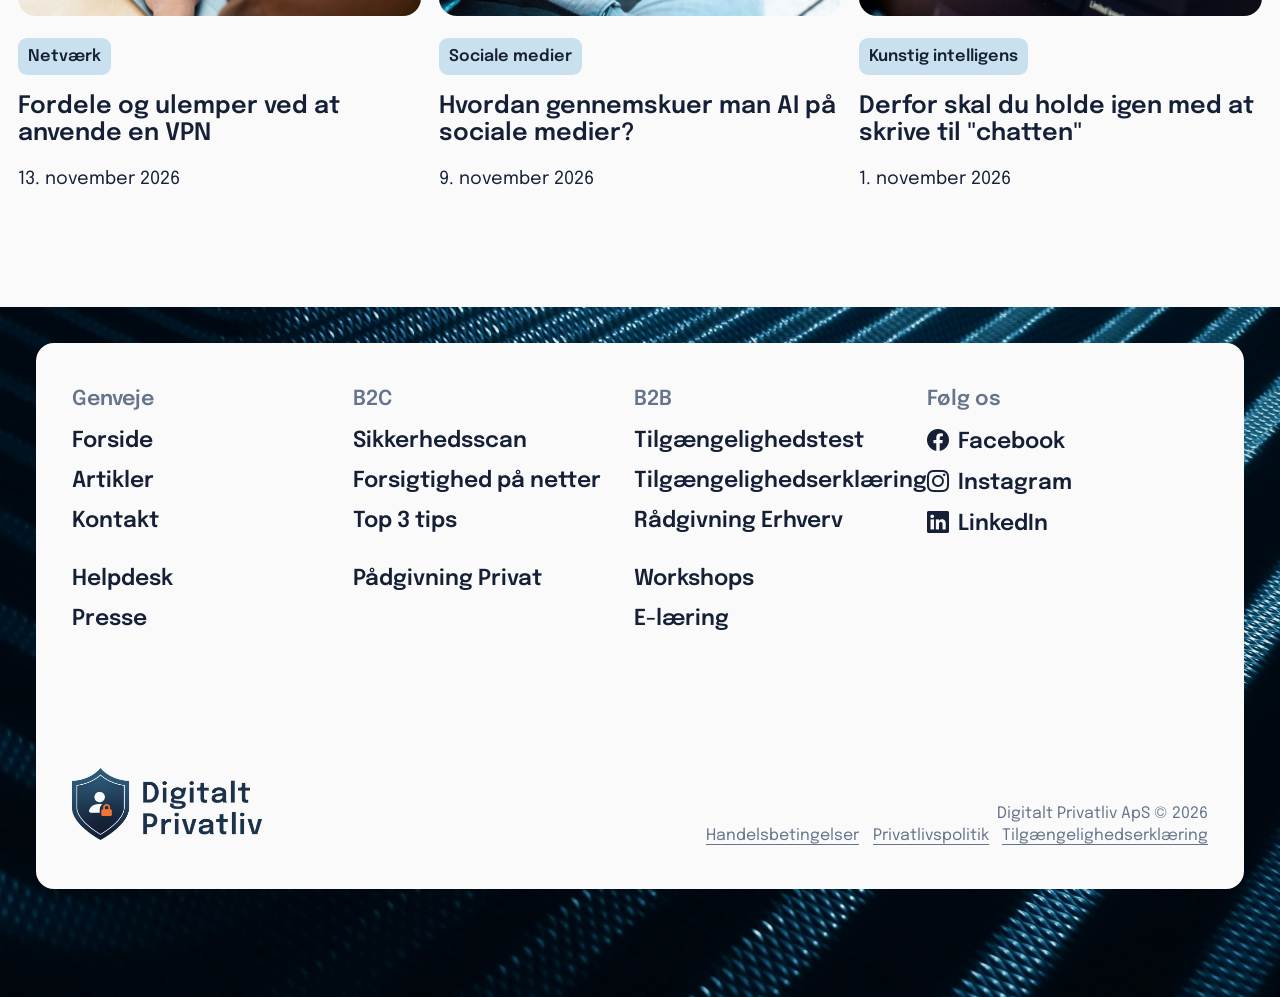
<file: artikler/din-identitet-og-data-kan-vaere-laekket-i-nyt-cyberangreb.html>
<!DOCTYPE html>
<html lang="da">

<head>
    <meta charset="UTF-8">
    <meta name="viewport" content="width=device-width, initial-scale=1.0">
    <title>Din identitet og data kan være lækket i nyt cyberangreb | Digitalt Privatliv</title>
    <link rel="icon" href="/img/favicon.jpg" type="image/jpg">
    <link rel="stylesheet" href="/css/style.css">
    <link rel="stylesheet" href="https://cdn.jsdelivr.net/npm/bootstrap-icons@1.13.2/font/bootstrap-icons.min.css">
    <script src="/js/script.js" defer></script> <!-- Defer sørger for filen indlæses først efter HTML'en -->
</head>

<body>
    <!--Skip to hovedindhold-->
    <a href="#hovedindhold" class="skip-to-main-content-link">Gå til hovedindhold </a>

    <header>
        <div class="preheader">
            <div class="container">
                <a href="tel:+4511223344">+45 11 22 33 44</a>
                <a href="mailto:hej@digitaltprivatliv.dk">hej@digitaltprivatliv.dk</a>
                <p>Support: Man-Fre 08.00-16.30</p>
            </div>
        </div>
        <nav>
            <div class="container">
                <a class="logo" href="/index.html">
                    <img src="/img/digitalt-privatliv-logo-dark-3.png" alt="Digitalt Privatliv Logo">
                </a>

                <!-- Bars -->
                <button id="hamburger" aria-expanded="false" aria-controls="menu" aria-label="open navigation">
                    <!-- aria-expanden fortæller skærmoplæseren at menuen er lukket-->
                    <!--aria-label giver skærmlæseren en besked om hvad knappen gør-->
                    <!--button gør menuen trykbar så den kan åbnes via tastatur-->
                    <!--aria-controls fortæller skærmoplæseren at menuen er styret af knappen-->
                    <i class="bi bi-list"></i>
                </button>

                <ul id="menu">
                    <li class="nav-link"><a href="/index.html">Forside</a></li>
                    <li class="nav-link"><a href="/artikler/index.html">Artikler</a></li>
                    <li class="nav-link"><a href="/kontakt.html">Kontakt</a></li>

                     
                </ul>

                <a class="cta-knap mellem-knap" href="#">Brug for hjælp?</a>
            </div>
        </nav>
    </header>

    <main id="hovedindhold">
        <section class="container single-artikel">
            <div class="hero">
                <nav class="breadcrumbs"><a href="/index.html">Forside</a> / <a href="/artikler/index.html">Artikler</a> /
                    Artikel: Data lækket i cyberangreb</nav>
                <h1>Din identitet og data kan være lækket i nyt cyberangreb</h1>
                <p>En teknisk sårbarhed hos et teleselskab har givet uvedkommende adgang til over 400.000 danskeres adresser
                    og identiteter.</p>

                <ul class="meta-info">
                    <li>Kategori: <a href="#">Sikkerhed</a></li>
                    <li>Dato: <a href="#">26. oktober 2026</a></li>
                    <li>Forfatter: <a href="#">Anders Andersen</a></li>
                </ul>
                <img src="/img/artikler/artikel-1.jpg" alt="Hacker foran en computer">
            </div>
            <div class="indhold">
                <h2>Datalæk hos teleselskabet 3</h2>
                <p>Fredag d. 23. oktober og i den efterfølgende weekend har teleselskabet 3 slået alarm efter læk af
                    adresser og identiter på over 400.000 danskere.</p>
                <p>“3 undersøger en sikkerhedshændelse i en API – en teknisk forbindelse, der gør det muligt for digitale
                    systemer at udveksle oplysninger – i den danske forretning. De foreløbige undersøgelser peger på, at
                    uvedkommende kan have fået adgang til oplysninger. Hændelsens præcise karakter og omfang undersøges
                    fortsat”, det skriver 3 i en pressemeddelse via. Ritzau.</p>

                <div class="citat">
                    <q>Vi tager sagen alvorligt. Den identificerede adgang er blokeret.</q>
                    <cite>Rajib Eklund, Chief Techinal and Innovation Officer hos 3.</cite>
                </div>

                <p>3 meddeler at de relevante myndigheder er blevet orienteret og at påvirkede kunder kontaktes direkte.</p>
                <p>“Hændelsen er ikke relateret til PHP-sårbarhederne”, skriver 3 ifølge Ritzau.</p>

                <h3>Måske er du påvirket</h3>
                <p>Hvis din identitet er lækket er du blevet kontaktet direkte af 3.</p>
                <p>3 skriver selv på deres hjemmeside at “Berørte kunder er blevet informeret om, hvilke af deres
                    oplysninger der er blevet tilgået. CPR-numre, betalingsoplysninger og passwords er ikke berørt.”</p>

                <figure> <!-- Semantisk tag til at omslutte f.eks. img og figcaption som er semantisk billedtekst -->
                    <img src="/img/artikler/artikel-1-1.jpg" alt="Hængelås på computertastatur">
                    <figcaption>Med en mere og mere digitaliseret hverdag er vi nødt til at beskytte vores identitet og data
                        på den bedst mulige måde. Foto: Cliff Hang, Pixabay</figcaption>
                </figure>

                <h3>Hvad kan du gøre for at beskytte din identitet og data?</h3>
                <p>Ewii har her givet nogle gode råde til digital sikkerhed på nettet. Men er disse blot en stærkere
                    adgangskode? Nej, der er lidt mere end det. Nedenfor finder du en oplistning af de vigtigste råd:</p>

                <ol>
                    <li>
                        <h4>Brug ikke den samme adgangskode alle steder.</h4>
                        <p>Det kan godt være at det er det der er nemmest at huske, men det er netop dette der også gør det
                            nemmere for uvedkommende at bryde ind i dit digitale liv. Ewii forslår at du bruger en
                            adgangskode på 15+ tegn, som ikke indeholder fødselsdatoer, kæledyrs navne, adresser, m.m.</p>
                    </li>
                    <li>
                        <h4>Brug 2-faktor login</h4>
                        <p>2-faktor login eller 2-factor authentication, forkortes som 2FA, kender du fra MitID. Når du har
                            indtastet dit brugernavn, skal du godkende på din telefon før du endeligt kan logge ind. Dette
                            forhindre udvedkommende med dit brugernavn og din adgangskode i at få adgang.</p>
                    </li>
                    <li>
                        <h4>Fald ikke i falske e-mails</h4>
                        <p>Falske e-mails, det der også kaldes for phishing, kan være svære at spotte. Oftest kan du spotte
                            dem ved at kigge på afsender e-mailadressen. F.eks. Skat sender altid fra afsendernavn@skat.dk.
                            Bemærk at i nogle tilfælde anvender virksomheder og det offentlige også afsender e-mailadresser
                            som: afsendernavn@email-service.skat.dk. Tommelfingerreglen er at, hvis det er for godt til at
                            være sandt er det med stor sandsynlighed fup. Du vil aldrig nogensinde vinde en iPhone fordi du
                            har betalt for meget til Skat, til din fagforening eller lignende.</p>
                    </li>
                    <li>
                        <h4>Virus, netværk og digitale trusler</h4>
                        <p>Det kan være en god idé at sørge for at du har en antivirusprogram, der kan stoppe phishing, spam
                            og andre digitale trusler. Antivirusprogrammer hjælper med at beskytte dit kamera og mikrofon,
                            så ingen lytter eller ser med, har indbygget firewall, kan “makulere” filer med følsomt indhold
                            og meget mere. Ewii og andre internetudbydere tilbyder pakker inklusiv komplette
                            sikkerhedspakker.</p>
                    </li>
                    <li value="0" class="no-style"> <!-- Styling til class'en sætter list-style-type: none så nummerering ikke vises på kun dette list-item. -->
                        <div class="indlejret-billeder">
                            <img src="/img/artikler/artikel-1-2.jpg" alt="Virus advarsel på computerskærm">
                            <img src="/img/artikler/artikel-1-3.jpg" alt="E-boks loginside">
                        </div>
                    </li>
                    <li value="5"> <!-- Value="5" sætter dette elements nummer til 5 i stedet for 6. Det gør også at de efterfølgende list-items nummereres 6, 7, osv. (Følger denne med +1) -->
                        <h4>Sørg for at din programmer er up-to-date</h4>
                        <p>Sørg regelmæssigt for at dine apps og programmer bliver opdateret til nyeste version. Udviklerne
                            bag disse udgiver typisk opdateringer med henblik på at gøre programmet mere sikkert, og ikke
                            bare for at gøre det besværligt for dig.</p>
                    </li>
                    <li>
                        <h4>Shop sikker på nettet</h4>
                        <p>Sørg for at tjekke om webshoppen du shopper på er ægte. Læs butikkens anmeldelser på f.eks.
                            Trustpilot, tjek returpolitikken og vurder om tilbuddet er for godt til at være sandt. Se Ewii’s
                            fulde liste over hvad du skal lægge mærke til når du shopper på nettet.</p>
                    </li>
                    <li>
                        <h4>Digital post</h4>
                        <p>Tilmeld dig digital post og e-boks i det omfang, hvor det er muligt. Det er mere sikkert at
                            modtage breve på denne måde end via. en e-mail. Digital post anvendes både af det offentlige og
                            af private virksomheder som banker, fagforeninger, forsikringsselskaber, forsyningsselskaber og
                            mange flere.</p>
                    </li>
                </ol>

                <h3 class="artikel-evaluering-titel">Hvad synes du om artiklen?</h3>
                <ul class="artikel-evaluering">
                    <!-- Disse er buttons i stedet for <a> idet de ikke skal linke til noget, men har blot en handling, som kan behandles i backend f.eks. til at gemme i en database. -->
                    <li><button type="button"><i class="bi bi-emoji-frown-fill"></i> Ikke brugbar</button></li>
                    <li><button type="button"><i class="bi bi-emoji-neutral-fill"></i> Neutral</button></li>
                    <li><button type="button"><i class="bi bi-emoji-laughing-fill"></i> Brugbar</button></li>
                </ul>

                <h3>Referencer</h3>
                <ul class="referencer">
                    <li><b>3 undersøger sikkerhedshændelse med kundeoplysninger</b> (Ritzau, 23.10.2026 22:57)</li>
                    <li><b>Teleselskabet 3 ramt af cyberangreb</b> (MereMobil.dk, 26.10.2026)</li>
                    <li><b>3 ramt af cyberangreb: Dine persondata kan være lækket</b> (Computerworld, 26.10.2026 14.33)</li>
                </ul>
            </div>
        </section>
        <section class="artikler container">
            <h2 class="title">Relaterede artikler</h2>

            <!--Skip artikler cards-->
            <a href="#skip-artikler" class="skip-to-main-content-link artikler">Skip seneste artikler cards </a>

            <div class="artikler-article-cards">
                <article>
                    <a href="#">
                        <img src="/img/artikler/artikel-2.jpg" alt="VPN på computerskærm">
                    </a>
                    <a class="kategori" href="#">Netværk</a>
                    <h3><a href="#">Fordele og ulemper ved at anvende en VPN</a></h3>
                    <p>13. november 2026</p>
                </article>
                <article>
                    <a href="#">
                        <img src="/img/artikler/artikel-3.jpg" alt="Instagram appen på telefonskærm">
                    </a>
                    <a class="kategori" href="#">Sociale medier</a>
                    <h3><a href="#">Hvordan gennemskuer man AI på sociale medier?</a></h3>
                    <p>9. november 2026</p>
                </article>
                <article>
                    <a href="#">
                        <img src="/img/artikler/artikel-4.jpg" alt="ChatGPT på computerskærm">
                    </a>
                    <a class="kategori" href="#">Kunstig intelligens</a>
                    <h3><a href="#">Derfor skal du holde igen med at skrive til "chatten"</a></h3>
                    <p>1. november 2026</p>
                </article>
            </div>
        </section>
    </main>

    <footer id="skip-artikler">
        <div class="footer-container container">
            <section>
                <h3>Genveje</h3>
                <ul>
                    <li class="nav-link"><a href="/index.html">Forside</a></li>
                    <li class="nav-link"><a href="/artikler/index.html">Artikler</a></li>
                    <li class="nav-link extra-bottom-margin"><a href="/kontakt.html">Kontakt</a></li>

                    <li class="nav-link"><a href="#">Helpdesk</a></li>
                    <li class="nav-link"><a href="#">Presse</a></li>
                </ul>
            </section>

            <section>
                <h3>B2C</h3>
                <ul>
                    <li class="nav-link"><a href="#">Sikkerhedsscan</a></li>
                    <li class="nav-link"><a href="#">Forsigtighed på netter</a></li>
                    <li class="nav-link extra-bottom-margin"><a href="#">Top 3 tips</a></li>

                    <li class="nav-link"><a href="#">Pådgivning Privat</a></li>
                </ul>
            </section>

            <section>
                <h3>B2B</h3>
                <ul>
                    <li class="nav-link"><a href="#">Tilgængelighedstest</a></li>
                    <li class="nav-link"><a href="#">Tilgængelighedserklæring</a></li>
                    <li class="nav-link extra-bottom-margin"><a href="#">Rådgivning Erhverv</a></li>

                    <li class="nav-link"><a href="#">Workshops</a></li>
                    <li class="nav-link"><a href="#">E-læring</a></li>
                </ul>
            </section>

            <section>
                <h3>Følg os</h3>
                <ul>
                    <li class="nav-link"><a href="https://facebook.com" target="_blank"><i
                                class="bi bi-facebook"></i>Facebook</a></li>
                    <li class="nav-link"><a href="https://instagram.com" target="_blank"><i
                                class="bi bi-instagram"></i>Instagram</a></li>
                    <li class="nav-link"><a href="https://linkedin.com" target="_blank"><i
                                class="bi bi-linkedin"></i>LinkedIn</a></li>
                </ul>

            </section>
            <div class="footer-copyright">
                <a class="logo" href="/index.html">
                    <img src="/img/digitalt-privatliv-logo-dark-3.png" alt="Digitalt Privatliv Logo">
                </a>
                <div class="copyright-text">
                    <p>Digitalt Privatliv ApS © 2026</p>
                    <ul>
                        <li><a href="#">Handelsbetingelser</a></li>
                        <li><a href="#">Privatlivspolitik</a></li>
                        <li><a href="#">Tilgængelighedserklæring</a></li>
                    </ul>
                </div>
            </div>
        </div>
    </footer>
</body>

</html>
</file>
<file: css/style.css>
@import url('https://fonts.googleapis.com/css2?family=Epilogue:ital,wght@0,100..900;1,100..900&display=swap');

:root {
    font-size: 18px;
    /* Ændrer 1em og 1rem fra 16px til 18px */

    /* FARVE VARIABLER JF. FARVE PALETTE */
    --color-accent-orange: #f37331;
    --color-dark-blue: #152037;
    --color-accent-blue: #2c5878;
    --color-light-blue: #c9e1ee;
    --color-lightened-dark-blue: #65748B;
    --color-light-grey: #E5E5E5;
    --color-lighter-grey: #F0F0F0; /* Umiddelbart kun brugt til baggrundfarve på indhold i single-artikel */
    --color-white: #fafafa;
    --color-input-required-invalid: #df1d1d; /* Kun brugt til påkrævet "*" i formularer */
}

:focus-visible {
    outline: 3px solid var(--color-accent-orange);
    border-radius: 2px;
}

* {
    margin: 0;
    box-sizing: border-box;
    font-family: "Epilogue", sans-serif;
    font-weight: 400;
    /* SVARER TIL REGULAR */
}

/* SKTIP TIL HOVEDINDHOLD */
/* Denne kode til "skip til hovedindhold er hentet fra denne kilde som er brugt i undervisningen: https://www.a11y-collective.com/blog/skip-to-main-content/#h-manually */

.skip-to-main-content-link {
  position: absolute; /* Positions the link absolutely on the page, allowing it to be placed anywhere. */
  left: -9999px; /* Moves the link far off-screen to the left, making it invisible to sighted users. */
  z-index: 999; /* Sets a high z-index, ensuring that the link will be on top of other page elements if it becomes visible. */
  padding: 1em;
  background-color: var(--color-dark-blue);
  color: var(--color-white);
  opacity: 0; /* Sets the link's opacity to 0, making it fully transparent and invisible. */
}

.skip-to-main-content-link.artikler {
  padding: 1em;
  background-color: var(--color-dark-blue);
  color: var(--color-white);
}

.skip-to-main-content-link:focus {
  left: 50%; /* When the link receives focus (e.g., when a keyboard user tabs to it), it is repositioned horizontally to the centre of the screen. */
  transform: translateX(-50%); /* This centres the link horizontally by moving it back to the left by 50% of its own width. */
  opacity: 1; /* The link's opacity is set to 1, making it fully visible. */
}

body, main {
    background-color: var(--color-white);
    color: var(--color-dark-blue);
}

h1,
h2,
h3,
h4,
h5,
h6 {
    font-weight: 600;
    /* SVARER TIL SEMI-BOLD */
    line-height: 1.15;
    color: var(--color-dark-blue);
}

h1 {
    font-size: 3rem;
    /* SVARER TIL 54PX */

    @media screen and (max-width: 768px) {
        font-size: 2.11rem; /* Svarer til ca. 38px */
    }
}

h2 {
    font-size: 2rem;
    /* SVARER TIL 36PX */

    @media screen and (max-width: 768px) {
        font-size: 1.77rem; /* Svarer til ca. 32px */
    }
}

h3 {
    font-size: 1.333rem;
    /* SVARER TIL 24PX */

    @media screen and (max-width: 768px) {
        font-size: 1.222rem; /* Svarer til ca. 22px */
    }
}

h4 {
    font-size: 1.222rem;
    /* SVARER TIL 22PX */

    @media screen and (max-width: 768px) {
        font-size: 1.111rem; /* Svarer til ca. 20px */
    }
}

p {
    font-size: 1rem;
    /* SVARER TIL 18PX */
    color: var(--color-dark-blue);
    line-height: 1.5;
}

span {
    font-weight: inherit;
    /* Arver fontens vægt */
}

b {
    font-weight: 600; /* Svarer til semi-bold. Det semantiske element giver normal 700 (bold). Desuden sætter *{} font-weight til 400 på alle elementer */
}

.inline-orange-text {
    color: var(--color-accent-orange);
}

label .asterisk {
    color: var(--color-input-required-invalid);
}

img {
    max-width: 100%;
}

.container {
    /* FRA KEVIN POWELL YOUTUBE VIDEO (OGSÅ BRUGT I 1. PROJEKT (Tæt På DK):
    https://youtu.be/Ch_LoWKLv3A?si=Uco2JsPcfazh8Nx9&t=334
    Tidskode: 05:34-09:20 */
    --max-width: 1440px;
    --padding: 1rem;
    width: min(var(--max-width), 100% - (var(--padding) * 2));
    /* MIN() FUNKTION VÆLGER DEN MINDSTE AF DE TO VÆRDIER. ENTEN 1440px ELLER 100% FRATRUKKET 1rem PADDING PÅ HVER SIDE */
    margin-inline: auto;
    /* LAVER AUTO-MARGIN I VENSTRE OG HØJRE SIDE (INLINE ER X-AKSEN) */
}

/* #######################################  */
/* CTA HYPERLINK INLINE-TEKST + CTA KNAPPER */
/* #######################################  */

a.text-cta {
    display: inline-block;
    /* SØRGER FOR AT DER KAN BRUGES MARGIN OG IKKE OVERLAPPER ANDEN TEKST/ANDRE ELEMENTER */
    font-size: 1rem;
    color: var(--color-accent-blue);
    text-decoration: none;
    border-bottom: 1px solid var(--color-accent-blue);
    line-height: 1.5;
}

a.text-cta:hover,
a.text-cta:focus {
    color: var(--color-dark-blue);
    border-bottom: 1px solid var(--color-dark-blue);
}

.nav-link a {
    color: var(--color-dark-blue);
    font-weight: 600;
    text-decoration: none;
}

.nav-link a:hover,
.nav-link.active a,
.nav-link a:focus {
    color: var(--color-accent-blue);
    border-bottom: 1px solid var(--color-accent-blue);
}

a.cta-knap, form button {
    display: inline-block;
    background-color: var(--color-accent-orange);
    text-decoration: none;
    color: var(--color-dark-blue);
    border: 2.5px solid var(--color-accent-orange); /* Border tilføjes så knappen er visuelt ligeså stor som .outline versionen */
    font-weight: 500;
    /* SVARER TIL MEDIUM. DENNE FARVEKOMBINATION OPFYLDER KUN WCAG AAA V. LARGE TEXT (TUNGERE FONT-WEIGHT) */
    transition:
        background-color ease-in-out 250ms,
        color ease-in-out 250ms,
        border ease-in-out 250ms;
    cursor: pointer; /* Primært for form button, idet <a> allerede har det som default */
}

a.cta-knap:hover,
a.cta-knap:focus,
a.cta-knap.outline:hover,
a.cta-knap.outline:focus,
form button:hover,
form button:focus {
    background-color: var(--color-accent-blue);
    color: var(--color-white);
    border: 2.5px solid var(--color-accent-blue);
}

a.cta-knap.mellem-knap, .kontakt form button {
    font-size: 1rem;
    /* SVARER TIL 18PX, LIGESOM <p> */
    padding: 1em 2em;
}

a.cta-knap.lille-knap {
    font-size: 0.9rem;
    /* SVARER TIL 16,2PX, BØR SOM UDGANGSPUNKT IKKE BRUGES PÅ DESKTOP */
    padding: 0.9em 1.5em;
}

a.cta-knap.outline {
    background-color: transparent;
    border: 2.5px solid var(--color-accent-orange);
}

/* #######################################  */
/* HEADER */
/* #######################################  */
header {
    position: sticky;
    top: 0;
    background-color: var(--color-white);
    z-index: 98; /* Sørger for at headeren er øverst. (hamburger menu overlay på mobil er 99, og hamburger ikon-knap er 100) */
}

header .preheader>* {
    display: flex;
    gap: 1rem;
    border-bottom: 1px solid var(--color-light-grey);
    justify-content: space-between;
    /* FORDELER MED LIGE MEGET AFSTAND OG JUSTERER YDERSTE ELEMENTER TIL KANTEN */
    padding-block: 0.75rem 0.5rem;
    /* SAMMENTRÆKNING AF PADDING-TOP OG PADDING-BOTOM (BLOCK ER Y-AKSEN) */
}

header .preheader a,
.preheader p {
    color: var(--color-dark-blue);
    text-decoration: none;
    font-weight: 600;
}

header .preheader a {
    flex-grow: 0;
}

header .preheader a:hover,
header .preheader a:focus {
    color: var(--color-accent-blue);
    border-bottom: 1px solid var(--color-accent-blue);
}

header .preheader p {
    justify-self: flex-end;
    flex-grow: 1;
    /* GØR AT <p> OPTAGER MERE PLADS END <a> SOM HAR flex-grow: 0; */
    text-align: end;
}

header nav>* { /* Vælger container div'en lige inden i nav-tagget */
    display: flex;
    justify-content: space-between;
    padding-block: 1rem;
    align-items: center;
    /* CENTRERER PÅ CROSS-AXIS (Y-AKSEN IDET flex-direction ER SIN DEFEAULT VÆRDI PÅ "row" */
}

header nav a.logo img {
    max-height: 3em;
    width: auto;
    object-fit: contain;
    object-position: left;
}

header nav ul {
    display: flex;
    list-style: none;
    gap: 2rem;
    align-items: center;
    /* CENTRERER PÅ CROSS-AXIS (Y-AKSEN IDET flex-direction ER SIN DEFEAULT VÆRDI PÅ "row" */
}

header #hamburger {
    display: none; /* Fjerner hamburger ikon-knappen fra dekstop (vises på mobil i @media-query */
}

/* Hamburger menu overlay på mobil */
/* Genbrugt og tilpasset kode fra NERA's undervisning */
@media screen and (max-width: 768px) {
    header .preheader {
        display: none; /* Gemmer preheaderen på mobil (Øverst div med telefon, email og telefontider */
    }

    header .preheader {
        display: none; /* Gemmer preheaderen på mobil (Øverst div med telefon, email og telefontider */
    }

    nav #hamburger { /* Styler knappen med hamburger ikonet */
        display: flex;
        background-color: transparent;
        border: 0;
        font-size: 2em;
        cursor: pointer;
        z-index: 100; /* Er på lag 100 (+1 af #menu) */
    }

    nav #hamburger .bi-x-lg {
        color: white;
    }

    ul#menu {
        display: none;
        height: auto;
        flex-direction: column;
        justify-content: flex-start;
        align-items: flex-start;
        padding-top: 100px;
    }

    header .nav-link a {
        color: white;
        font-size: 1.5em; /* Svarer til 27px (18px * 1,5 */
    }

    header .nav-link.active a, 
    header .nav-link a:hover,
    header .nav-link a:focus {
        color: var(--color-light-blue);
        border-bottom: 2px solid var(--color-light-blue);
    }

    ul#menu.show {
        display: flex;
        position: absolute; /* Gør så elementet kan placeres hvor som helst */
        top: 0;
        right: 0;
        padding: 5em 2em 0 2em;
        width: 100%;
        height: 100vh; /* Hele viewportens højde */
        background-color: var(--color-dark-blue);
        border: 3px solid var(--color-lightened-dark-blue);
        z-index: 99; /* Sørger for at denne menu altid er øverst (-1 hamburger ikonet, så dette vises ovenpå). Det kan være en fordel at være højere end 1, hvis andre elementer har samme z-index */
    }

    nav > * .cta-knap {
        display: none;
    }

}

/* #######################################  */
/* FOOTER */
/* #######################################  */

footer { /* Laver baggrund på footeren */
    margin-top: 3rem;
    background-image: url(/img/footer.jpg);
    background-size: cover;
    background-position: center;
    padding: 2rem 1rem 6rem 1rem;
}

footer .footer-container { /* Den hvide container der lægger oven på footer-baggrunden. */
    background-color: var(--color-white);
    padding: 2.5rem 2rem;
    border-radius: 1rem;
    display: grid;
    grid-template-columns: repeat(4, 1fr); /* Laver fire lige store kolonner, alle sammen med bredden 1 fraction */
    grid-template-rows: 5fr 1fr; /* To rækker. Første er 5 fractions (5/6 høj) og anden række er 1 fraction (1/6 høj) */
}

footer h3 {
    font-size: 1.15rem; /* Svarer til 20,7px (18px * 1,15 */
    margin-bottom: 1rem;
    color: var(--color-lightened-dark-blue);
}

footer ul {
    list-style: none;
    padding: 0; /* Fjerner indhakket fra listen */
}

footer li.nav-link {
    margin-bottom: 1rem;
}

footer li.nav-link.extra-bottom-margin {
    margin-bottom: 2rem;
}

footer li.nav-link a {
    color: var(--color-dark-blue);
    font-weight: 600;
    text-decoration: none;
    font-size: 1.22rem;
}

footer li.nav-link i {
    margin-right: 0.5rem;
}

.footer-copyright {
    grid-column: 1 / 5; /* Gør så div'en fylder alle 4 kolonner af .footer-container er delt op i */
    display: flex;
    justify-content: space-between;
    align-items: flex-end; /* Aligner i bunden, da cross-axis gør lodret (direction = row) */
}

.footer-copyright .logo img {
    height: 4rem;
    width: auto;
    object-fit: contain;
    object-position: left;
}

.footer-copyright .copyright-text ul {
    display: flex;
    gap: 0.75rem
}

.footer-copyright .copyright-text p,
.footer-copyright .copyright-text a {
    text-align: end;
    color: var(--color-lightened-dark-blue);
    font-size: 0.88rem; /* Svarer til ca. 16px */
    text-decoration: none;
}

.footer-copyright .copyright-text a {
    border-bottom: 1px solid var(--color-lightened-dark-blue);
}

.footer-copyright a:hover,
.footer-copyright a:focus {
    color: var(--color-dark-blue);
    border-bottom-color: var(--color-dark-blue);
}

/* Mobil tilpasning af footeren */
@media screen and (max-width: 768px) {
    footer .footer-container {
        grid-template-columns: repeat(2, 1fr);
        grid-template-rows: repeat(4, auto);
    }

    footer section {
        margin-bottom: 2rem;
        grid-column: span 2;
    }

    footer li.nav-link a {
        font-size: 1.15rem;
    }

    .footer-copyright .logo {
        object-position: center;
        margin-bottom: 1rem;
    }

    .footer-copyright {
        grid-column: span 2;
        flex-direction: column;
        align-items: center;
    }

    .footer-copyright p, .footer-copyright a {
        text-align: center;
        margin-top: 0.5rem;
    }

    .footer-copyright .copyright-text ul {
        flex-direction: column;
        text-align: center;
        margin-top: 10px;
    }

}


/* #######################################  */
/* BENTO-GRID (PRIMÆRT FORSIDE HERO, MEN DANNER OGSÅ GRUNDLAG FOR BRUG ANDRE STEDER */
/* #######################################  */
section.bento-grid>* {
    padding: 2rem 0;
    display: grid;
    grid-template-columns: repeat(4, 1fr);
    /* Laver fire lige store kolonner */
    grid-template-rows: repeat(2, 1fr) minmax(100px, auto);
    /* Laver først to lige store rækker og tredje række er mindst 100px. Hvis indholdet er højere justeres tredje rækkes højde automatisk */
    gap: 1rem;
}

.bento-box {
    border-radius: 1rem;
    padding: 3rem;
}

/* * MØRKEBLÅ BOKS TIL VENSTRE I GRIDDET PÅ DESKTOP / ØVERST PÅ MOBIL */
.bento-box.stor {
    grid-column: 1 / 3;
    /* Boksen starter på grid-line 1 og slutter på grid line 3 (span 2) */
    grid-row: 1 / 3;
    /* Boksen starter på row-line 1 og slutter på row-line 3 (span 2) */
    display: flex;
    flex-direction: column;
    justify-content: center;
    /* Der bruges justify-content til at centrere lodret idet main-axis er lodret pga. flex-direction: column; */
    gap: 2rem;
    background-color: var(--color-dark-blue);
    color: var(--color-white);
}

.bento-box.stor h1,
.bento-box.stor p {
    color: var(--color-white);
}

.bento-box.stor label {
    display: block;
    color: var(--color-light-blue);
    width: 100%;
    margin-block: 1rem 0.5rem;
}

.bento-box.stor .input-button-wrapper {
    position: relative;
}

.bento-box.stor input {
    width: 100%;
    min-height: 3.5rem;
    border-radius: 0.5rem;
    padding: 1rem 2rem;
    font-size: 1rem;
    border: 0;
}

.bento-box.stor button {
    position: absolute;
    right: 0.5rem;
    top: 50%;
    transform: translateY(-50%);
    height: calc(100% - 1rem);
    aspect-ratio: 1/1;
    background-color: var(--color-accent-orange);
    border-radius: 0.25rem;
    border: 0;
    font-size: 1rem;
    transition: ease 250ms;
}

.bento-box.stor button:hover,
.bento-box.stor button:focus {
    background-color: var(--color-dark-blue);
    color: var(--color-white);
}

.bento-box.stor .text-cta {
    width: fit-content;
    color: var(--color-light-blue);
    border-bottom: 1px solid var(--color-light-blue);
    align-self: center;
    margin-top: 1rem;
}

.bento-box.stor .text-cta:hover {
    color: var(--color-white);
    border-bottom: 1px solid var(--color-white);
}


/* * BILLEDEBOKS TIL HØJRE I GRIDDET PÅ DESKTOP / 2. RÆKKE FRA TOPPEN PÅ MOBIL */
.bento-box.mellem { /* Denne klasse er et billede på index.html */
    grid-column: 3 / 5; /* Boksen starter på grid-line 3 og slutter på grid line 5 (span 2) */
    grid-row: 1 / 2; /* Boksen starter på row-line 1 og slutter på row-line 2 (span 1). Halv højde af .bento-box.stor */
    padding: 0;
    aspect-ratio: 2/1;
    object-fit: cover;
}

/* * LYSEBLÅ BOKS TIL HØJRE PÅ DESKTOP / 3. RÆKKE FRA TOPPEN PÅ MOBIL */
.bento-box.lille { /* To elementer/bokse har denne klasse */
    grid-column: 3 span 1; /* Starter på grid-line 1 og er 1 kolonne bred (span 1). Anden boks med .lille starter automatisk på næste grid-line og span'er også 1. */
    grid-row: 2 / 3; /* Boksen starter på row-line 2 og slutter på row-line 3 (span 1). Halv højde af .bento-box.stor */
    background-color: var(--color-light-blue);
    display: flex;
    flex-direction: column;
    justify-content: space-between;
}

.bento-box.lille h2 {
    font-size: 1.4rem;
}

.bento-box.lille a.text-cta {
    width: fit-content;
}

.bento-box.lille .avatars {
    display: flex;
    flex-direction: row;
}

.bento-box.lille .avatars img.avatar {
    height: 3.25rem;
    width: auto;
    aspect-ratio: 1/1;
    object-fit: cover;
    border-radius: 100%; /* Cirkel */
    border: 3px solid var(--color-white);
    margin-left: -1rem; /* Gør at billederne overlapper hinanden i venstre side med 1rem */
}

.bento-box.lille .avatars img.avatar:first-child{
    margin-left: 0; /* Gør at det første billede ikke justeres mod venstre */
}

/* * BRED BOKS NEDERST PÅ DESKTOP / 4. RÆKKE FRA TOPPEN (NEDERST) PÅ MOBIL */
.bento-box.bred {
    grid-column: 1 / 5;
    /* Fylder alle 4 kolonner, grid-line 1 til 5 (span 4) */
    grid-row: 3 / 4;
    /* Tredje og nederste række, grid-line 3 til 4 (span 1). Denne række havde minmax() fra linje 173 */
    background-color: var(--color-light-grey);
}

.bento-box.partner-logoer {
    display: grid;
    grid-template-columns: 1.5fr repeat(5, 1fr);
    /* Første kolonne er lidt større på 1.5fr og  derefter er der fem lige store kolonner alle på 1fr */
    gap: 1rem;
}

.partner-logoer h2 {
    font-size: 1.333rem;
    /* Svarer til 24px */
}

.partner-logoer img {
    filter: saturate(0) contrast(0);
    /* Gør logoerne monokrom/sort-hvid og mindre kontrast (lysere grå). Svarer til et photoshop adjustment layer med mætning=0 og contrast=0.  */
    width: 100%;
    padding: 0 1rem;
    aspect-ratio: 3/1;
    /* Billederne er 3x bredere end de er høje */
    object-fit: contain;
    /* Sørger for at hele billedet/logoet kan ses */
}

/* Bento grid tilpasset til lille computer */
@media screen and (max-width: 1200px) {
    section.bento-grid>* {
        padding: 2rem 0;
        grid-template-columns: repeat(5, 1fr);
        /* Laver fire lige store kolonner */
        grid-template-rows: repeat(2, 1fr) minmax(100px, auto);
        /* Laver først to lige store rækker og tredje række er mindst 100px. Hvis indholdet er højere justeres tredje rækkes højde automatisk */
        gap: 1rem;
    }

    .bento-box {
        border-radius: 1rem;
        padding: 2rem;
    }

    .bento-box.stor {
        grid-column: 1 / 4;
        grid-row: span 2;
        gap: 1rem;
        padding: 3rem 2rem;
    }

    .bento-box.stor input {
        padding: 1rem;
    }

    .hero .bento-box.mellem {
        display: none;
    }

    .bento-box.lille {
        grid-column: span 2;
        grid-row: span 1;
        justify-content: space-evenly;
    }

    .bento-box.partner-logoer {
        grid-column: 1 / 6;
        grid-template-columns: repeat(5, 1fr);
        /* Første kolonne er lidt større på 1.5fr og  derefter er der fem lige store kolonner alle på 1fr */
        gap: 1.5rem;
    }

    .partner-logoer h2 {
        grid-column: span 5;
    }

    .partner-logoer img {
        padding: 0;
    }
}

/* Bento grid tilpasset til tablet */
@media screen and (max-width: 768px) {
    section.bento-grid>* {
        grid-template-columns: repeat(2, 1fr); /* Laver to lige store kolonner */
        grid-template-rows: repeat(4, auto); /* Laver fire rækker med auto højde */
        gap: 1rem;
    }

    .bento-box {
        border-radius: 1rem;
        padding: 2rem;
    }

    .bento-box.stor {
        grid-column: 1 / 3;
        grid-row: span 1;
        gap: 1rem;
        padding: 3rem 2rem;
    }

    .bento-box.stor input {
        padding: 1rem;
    }

    .hero .bento-box.mellem {
        display: none;
    }

    .bento-box.lille {
        grid-column: span 1; /* Fylder 1 kolonne i bredden */
    }

    .bento-box.partner-logoer {
        grid-column: 1 / 3;
        grid-row: span 1;
        grid-template-columns: repeat(3, 1fr);
        gap: 1.5rem;
    }

    .partner-logoer h2 {
        grid-column: span 3;
    }

}

/* Bento grid tilpasset til stor mobil */
@media screen and (max-width: 550px) {

    .bento-box.lille {
        grid-column: span 2; /* Fylder 1 kolonne i bredden */
        grid-row: span 1;
    }

    .bento-box.partner-logoer {
        grid-template-columns: repeat(2, 1fr);
    }

    .partner-logoer h2 {
        grid-column: span 2;
    }
}


/* #######################################  */
/* FORSIDE VÆRDIER */
/* #######################################  */

.vaerdier {
    padding: 60px 0;
    /* laver padding i top og bund, men ikke i siderne */

}

.vaerdier h2 {
    margin-bottom: 50px;
}

.vaerdier h3 {
    margin-bottom: 1rem;
}

.vaerdi-article-cards {
    display: flex;
    gap: 1rem;
}

.vaerdi-card {
    display: flex;
    gap: 1.5rem;
}

.vaerdi-card i {
    /* ikonerne */
    font-size: 2.5rem;
    color: var(--color-dark-blue);
}

@media screen and (max-width: 768px) {
    .vaerdi-article-cards {
        flex-direction: column;
        gap: 3rem;
    }
    .vaerdi-card {
        gap: 1rem;
    }
    .vaerdi-card i {
        /* ikonerne */
        font-size: 1.5rem;
    }
}


/* #######################################  */
/* ARTIKLER */
/* #######################################  */

.artikler {
    padding: 60px 0;
    display: flex;
    flex-direction: column;
}

.artikler h1.title {
    margin-bottom: 15px;
}

.artikler h2.title {
    margin-bottom: 30px;
}

.artikler p.subtitle {
    margin-bottom: 50px;
}

.artikler-article-cards {
    display: grid;
    grid-template-columns: repeat(3, 1fr);
    grid-template-rows: auto;
    gap: 1rem;
}

.artikler-article-cards article {
    display: flex;
    flex-direction: column;
    gap: 1rem;
}

.artikler article img {
    border-radius: 1rem;
    /* svarer til 18px */
    aspect-ratio: 3/2;
    object-fit: cover;
    object-position: center;
}

.artikler article a.kategori {
    background-color: var(--color-light-blue);
    width: fit-content;
    padding: 10px;
    border-radius: 0.5rem;
    color: var(--color-dark-blue);
    font-size: 0.9rem;
    font-weight: 600;
    text-decoration: none;
    transition: ease-in-out 100ms;
}

.artikler article a.kategori:hover {
    background-color: var(--color-accent-blue);
    color: var(--color-white);
}

.artikler article h3 a {
    color: var(--color-dark-blue);
    text-decoration: none;
    font-weight: 600;
}

.artikler article h3 a:hover {
    color: var(--color-accent-blue);
    border-bottom: 1px solid var(--color-accent-blue);
}

/* .featured klassen er til den øverste sektion på /artikler/index.html */

.artikler.featured-sektion p { 
    max-width: 768px;
    /* margin: 10px 0 50px 0; */
}

.artikler article.featured {
    background: url(/img/artikler/artikel-1.jpg), linear-gradient(rgb(0, 0, 0, 0.2), rgb(0,0,0, 0.6)); /* Farvet overlay (gradient) ovenpå billedet så tekst kan læses bedre */
    background-size: cover;
    background-blend-mode: overlay;
    background-position: center;
    min-height: 600px;
    border-radius: 1rem;
    display: flex;
    flex-direction: column;
    justify-content: flex-end;
    padding: 2rem;
    margin-bottom: 1.5rem;
}

.artikler article.featured a.kategori {
    background-color: var(--color-lightened-dark-blue);
    color: var(--color-white);
    margin-bottom: 1rem;
}

.artikler article.featured h3 a {
    font-size: 2.66rem;
    color: var(--color-white);
    font-weight: 500;
    margin: 1rem 0;
}

.artikler article.featured h3 a:hover {
    color: var(--color-light-blue);
    border-bottom: 2px solid var(--color-light-blue);
}

.artikler article.featured p {
    color: var(--color-white);
    font-size: 1.15rem;
    margin-top: 1rem;
}

.artikler .cta-knap {
    width: fit-content;
    display: inline-block;
    margin-inline: auto;
    margin-top: 40px;
}

@media screen and (max-width: 768px) {
    .artikler-article-cards {
        grid-template-columns: 1fr;
        grid-template-rows: repeat(3, auto);
        gap: 3rem;
    }

    .artikler article.featured {
        min-height: 500px;
    }

    .artikler article.featured h3 a {
        font-size: 2rem;
    }


}

/* #######################################  */
/* FORSIDE INFO (2-delt sektion) */
/* #######################################  */

.info {
    display: flex;
    gap: 1rem;
    align-items: center;
}

.info div {
    flex-basis: 50%;
    flex-grow: 1;
}

.info .info-image img {
    border-radius: 1rem;
    height: 500px;
    width: 100%;
    object-fit: cover;
    object-position: left center;
}

.info .info-text-container {
    order: 1; /* Denne tilføjes for at flytte info-text-container til højre rent visuelt, men for at bevare heading-strukturen i HTML koden. */
    padding: 3rem;
}

.info h2, .info p {
    flex-grow: 1;
    margin-bottom: 1.5rem;
}

.info .info-text-container .cta-knap-container {
    display: flex;
    gap: 1rem;
    flex-grow: 0;
}

.info .info-text-container .cta-knap {
    display: inline-block;
    width: 50%;
    height: fit-content;
    margin-top: 0.5rem;
    text-align: center;
}

/* Mobil tilpasning til info sektionen på forsiden */
@media screen and (max-width: 768px) {
    .info {
        flex-direction: column;
        padding-top: 5rem;
    }

    .info .info-image img {
        max-height: 70vh;
    }

    .info .info-text-container {
        order: 0;
        padding: 0;
    }

    .info .info-text-container .cta-knap-container {
        flex-direction: column;
        gap: 0;
        margin-bottom: 2rem;
    }

    .info .info-text-container .cta-knap {
        width: 100%;
    }

}

/* #######################################  */
/* SINGLE ARTIKEL /artikler/din-identitet-og-data-kan-vaere-laekket-i-nyt-cyberangreb */
/* #######################################  */

/* Hero (øverste del med overskrift, manchet, meta-info, osv. */
.single-artikel .hero {
    padding-top: 2rem;
    display: flex;
    flex-direction: column;
    /* align-items: center; */
    gap: 1rem;
}

.single-artikel .hero nav.breadcrumbs {
    margin-bottom: 1rem;
}

.single-artikel .hero nav.breadcrumbs a,
.single-artikel .hero .meta-info li a {
    color: var(--color-accent-blue);
    text-decoration: none;
    border-bottom: 1px solid var(--color-accent-blue);
}

.single-artikel .hero h1,
.single-artikel .hero p {
    /* text-align: center; */
    max-width: 1024px;
}

.single-artikel .hero p {
    max-width: 768px;
}

.single-artikel .hero .meta-info {
    padding: 1rem 0 1rem 0;
    list-style: none;
    display: flex;
    gap: 2rem;
    flex-wrap: wrap;
}

.single-artikel .hero img {
    border-radius: 1rem;
    max-height: 600px;
    width: 100%;
    object-fit: cover;
    object-position: center 20%; /* Horisontalt centreret, 20% fra toppen (vertikal justering) */
}

/* Selve artikel indholdet (primært tekst baseret) */
.single-artikel .indhold {
    /* En smallere version af .container */
    --max-width: 1024px;
    --padding: 1rem; /* Variabel til minmax() - skal ikke forvekles med padding: */
    width: min(var(--max-width), 100% - (var(--padding) * 2)); 
    margin-inline: auto;
    
    /* Styling udover bredde */
    position: relative; /* Gør at elementet kan overlappe via. negativ margin-top */
    margin-top: -5rem;
    background: var(--color-lighter-grey);
    padding: 3rem; /* Property - Skal ikke forvekles med --padding variablen til minmax() */
}

.single-artikel .indhold h2, .single-artikel .indhold p, .single-artikel .indhold q {
    margin-bottom: 1rem;
}

.single-artikel .indhold .single-artikel .indhold h3, .single-artikel .indhold h4 {
    margin: 2rem 0 1rem 0;
}

.single-artikel .indhold .citat {
    margin: 3rem 0;
    text-align: center;
}

.single-artikel .indhold q {
    font-size: 2rem;
    font-weight: 600;
    display: block;
    font-style: italic;
    line-height: 1.25;
}

.single-artikel .indhold img {
    border-radius: 1rem;
    max-height: 400px;
    width: 100%;
    object-fit: cover;
    object-position: center;
    margin-bottom: 1rem;
}

.single-artikel .indhold figcaption {
    line-height: 1.5;
    font-style: italic;
    margin-bottom: 2rem;
}

.single-artikel .indhold ol {
    font-size: 1.222rem;
    /* SVARER TIL 22PX */

    @media screen and (max-width: 768px) {
        font-size: 1.111rem; /* Svarer til ca. 20px */
        padding-left: 1.5rem; /* Ikke ligeså voldsomt "indentation" i listen på mobil */
    }
}

.single-artikel .indhold ol .no-style {
    list-style-type: none;
}

.single-artikel .indhold ol .indlejret-billeder {
    display: flex;
    gap: 1rem;
    max-width: 100%;
}

.single-artikel .indhold ol .indlejret-billeder img {
    flex: 1;
    min-width: 0;
    /* Min-width er som standard auto og respekterer derfor billedets originale størrelse. min-width sættes til 0 så billederne ikke overflower pga. gap propertien
    https://developer.mozilla.org/en-US/docs/Web/CSS/Reference/Properties/flex#:~:text=By%20default%20flex%20items%20don%27t%20shrink%20below%20their%20min%2Dcontent%20size.%20To%20change%20this%2C%20set%20the%20item%27s%20min%2Dwidth%20or%20min%2Dheight.
    */
}

.single-artikel .indhold .artikel-evaluering-titel {
    text-align: center;
}

.single-artikel .indhold .artikel-evaluering {
    list-style: none;
    padding: 0;
    display: flex;
    justify-content: center;
    gap: 2rem;
    margin: 2rem 0;
}

.single-artikel .indhold .artikel-evaluering button {
    background: none;
    border: 0;
    font-size: 1rem;
    color: var(--color-dark-blue);
    cursor: pointer;
}

.single-artikel .indhold .artikel-evaluering button:hover {
    color: var(--color-accent-blue);
    text-decoration: underline;
}

.single-artikel .indhold .artikel-evaluering i {
    display: block;
    font-size: 3rem;
    margin-bottom: 0.5rem;
}

.single-artikel .indhold .artikel-evaluering i.bi-emoji-frown-fill {
    color: #9E5757;
}

.single-artikel .indhold .artikel-evaluering i.bi-emoji-laughing-fill {
    color: #62875E;
}

.single-artikel .indhold ul.referencer li {
    margin-bottom: 0.5rem;
    line-height: 1.5;
}

/* Lille computerskærm (1024px og mindre) tilpasning af indhold containeren */
@media screen and (max-width: 1024px) {
    .single-artikel .indhold {
        width: 100%; 
        
        /* Styling udover bredde */
        position: relative;
        margin-top: 0;
        background: var(--color-white);
        padding: 2rem 0; 
    }
}

/* Mobil tilpasning af single artikel */
@media screen and (max-width: 768px) {
    /* Artikel hero (breadcrumbs, overskrift, manchet, meta-info */
    .single-artikel .hero nav.breadcrumbs {
        line-height: 1.5;
        margin-top: 1rem;
    }

    .single-artikel .hero .meta-info {
        flex-direction: column;
        gap: 0.75rem;
        padding: 0 0 1rem 0;
    }

    /* Artikel indhold */

    .single-artikel .indhold .citat {
        margin: 2rem 0;
    }

    .single-artikel .indhold q {
        font-size: 1.5rem;
    }

    .single-artikel .indhold figcaption {
        font-size: 0.888rem; /* Svarer til ca. 16 px */
    }

    .single-artikel .indhold .indlejret-billeder {
        flex-direction: column;
    }

    .single-artikel .indhold .indlejret-billeder img {
        margin: 0;
    }

}


/* #######################################  */
/* KONTAKT SIDE /kontakt.html
/* #######################################  */

.kontakt { /* Dette er main på /kontakt.html */
    display: flex;
    flex-direction: column;
}

.kontakt section {
    display: flex;
    padding: 2rem 0;
    align-items: flex-start;
    gap: 1rem;
}

.kontakt .hero {
    flex-direction: column;
}

.kontakt .hero p.subtitle {
    max-width: 768px;
}

/* Sektionen med liste af kontaktinfo og formular */
.kontakt .formular-sektion {
    gap: 2rem;
}

.kontakt .formular-sektion div {
    flex-basis: 50%;
    flex-grow: 1;
}

.kontakt .formular-sektion div > *,
.kontakt .info div > * { /* Vælger kun det/de elementer der er child til .div, ikke grandchild elementer */
    margin-bottom: 0.75rem;
}

.kontakt .formular-sektion div address {
    font-style: normal; /* Default er italic */
}

.kontakt .formular-sektion div ul {
    list-style: none;
    padding: 0 0 0 1rem;
    display: flex;
    flex-direction: column;
    gap: 1rem;
}

.kontakt .formular-sektion ul li {
    display: flex;
    gap: 0.75rem;
    align-items: center;
}

.kontakt .formular-sektion ul li i {
    font-size: 1.5rem;
}

/* Formularen  */
.kontakt form label,
.kontakt form input[type="text"],
.kontakt form input[type="email"],
.kontakt form button,
.kontakt form textarea {
    width: 100%;
}

.kontakt form label {
    margin-bottom: 0.5rem;
    display: inline-block; /* Ligesom <a> tags, ellers kan der ikke tilføjes margin idet det er et inline element */
}

.kontakt form input[type="text"],
.kontakt form input[type="email"] {
    height: 3rem;
    padding: 0.5rem 1rem;
    border: 2px solid var(--color-light-grey);
    border-radius: 0.5rem;
    margin-bottom: 1rem;
}

.kontakt form textarea {
    padding: 1rem;
    border: 2px solid var(--color-light-grey);
    border-radius: 0.5rem;
    margin-bottom: 1rem;
}

.kontakt form .checkbox {
    display: flex;
    gap: 1rem;
    align-items: flex-start;
    line-height: 1.25;
    font-size: 0.888rem; /* Svarer til 16px */
    color: var(--color-lightened-dark-blue);
    margin-bottom: 1rem;
}

.kontakt form .checkbox a {
    color: var(--color-accent-blue);
    text-decoration: none;
    border-bottom: 1px solid var(--color-accent-blue);
}

.kontakt form .checkbox input[type="checkbox"] {
    height: 1.2rem;
    width: 1.2rem;
}

.kontakt .info {
    padding: 2rem 0 1rem 0;
}

@media screen and (max-width: 768px) {
    .kontakt .formular-sektion {
        flex-direction: column;
    }
}
</file>
